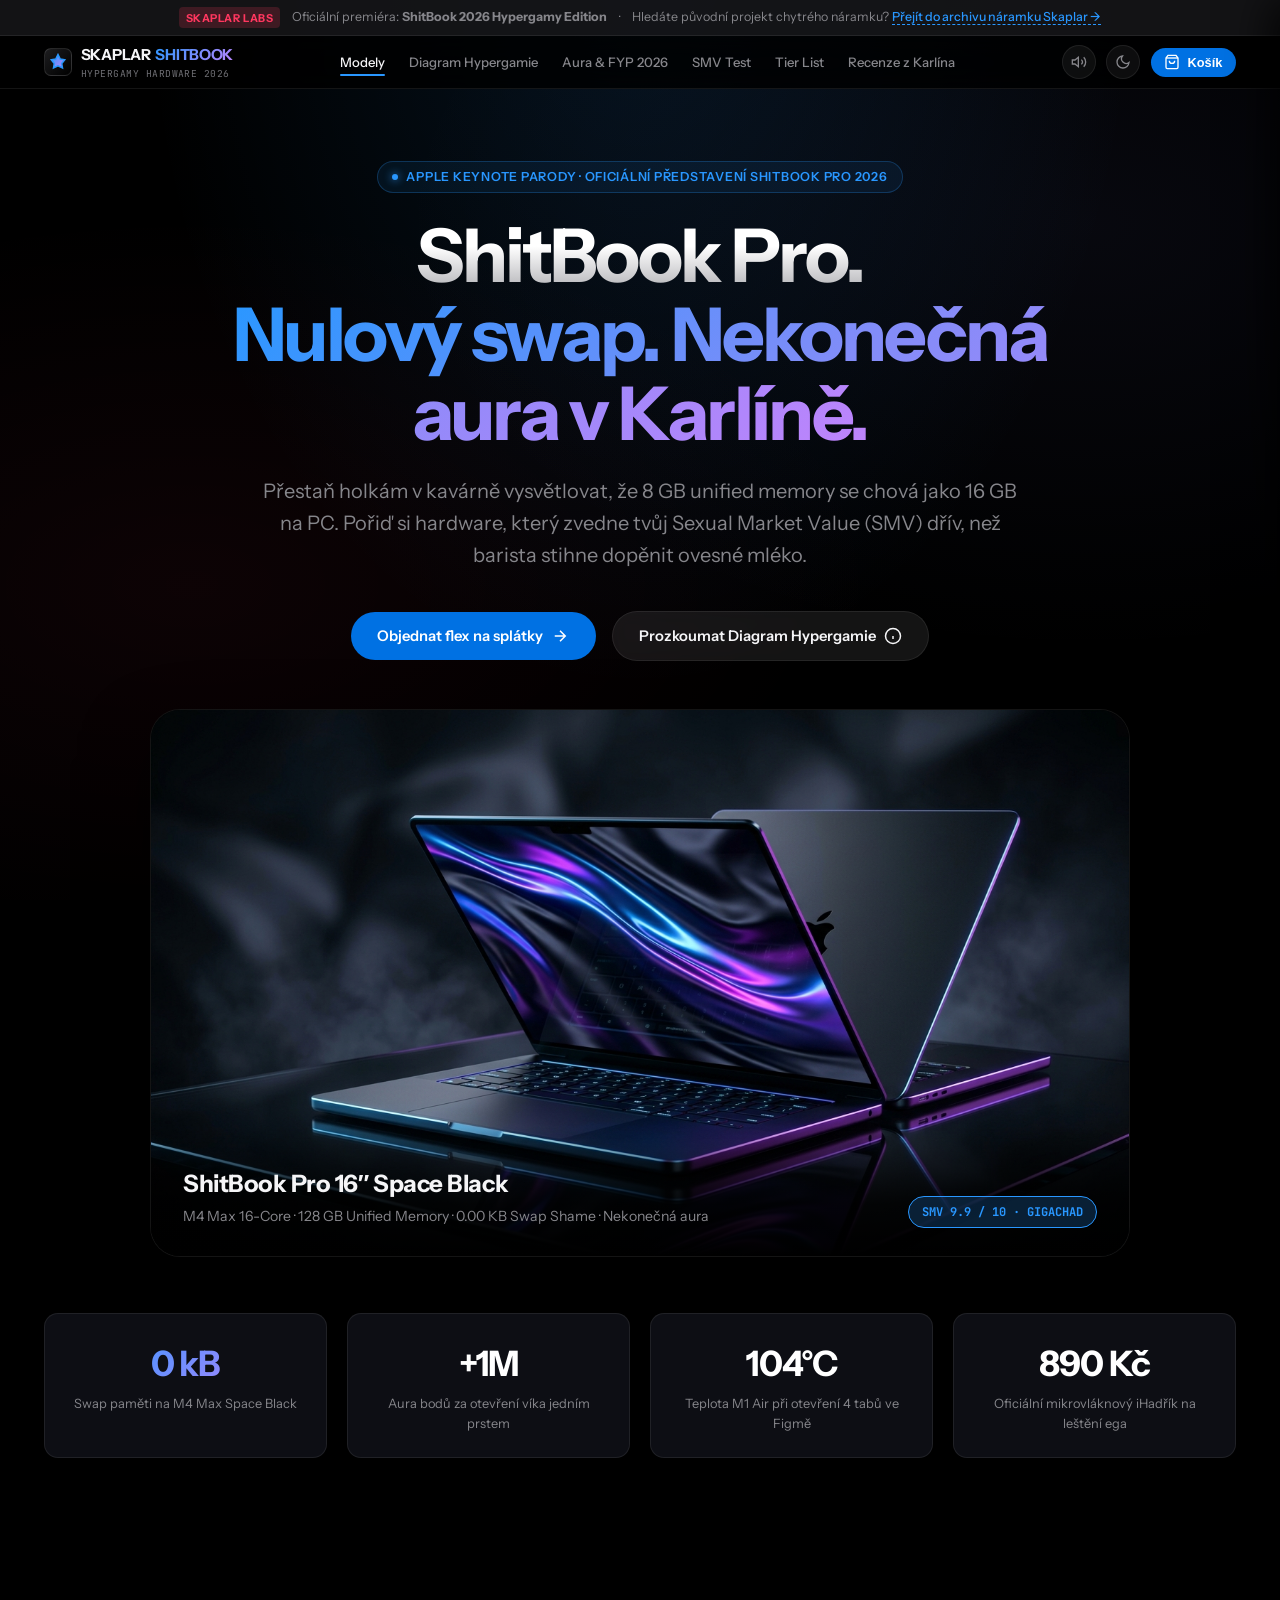
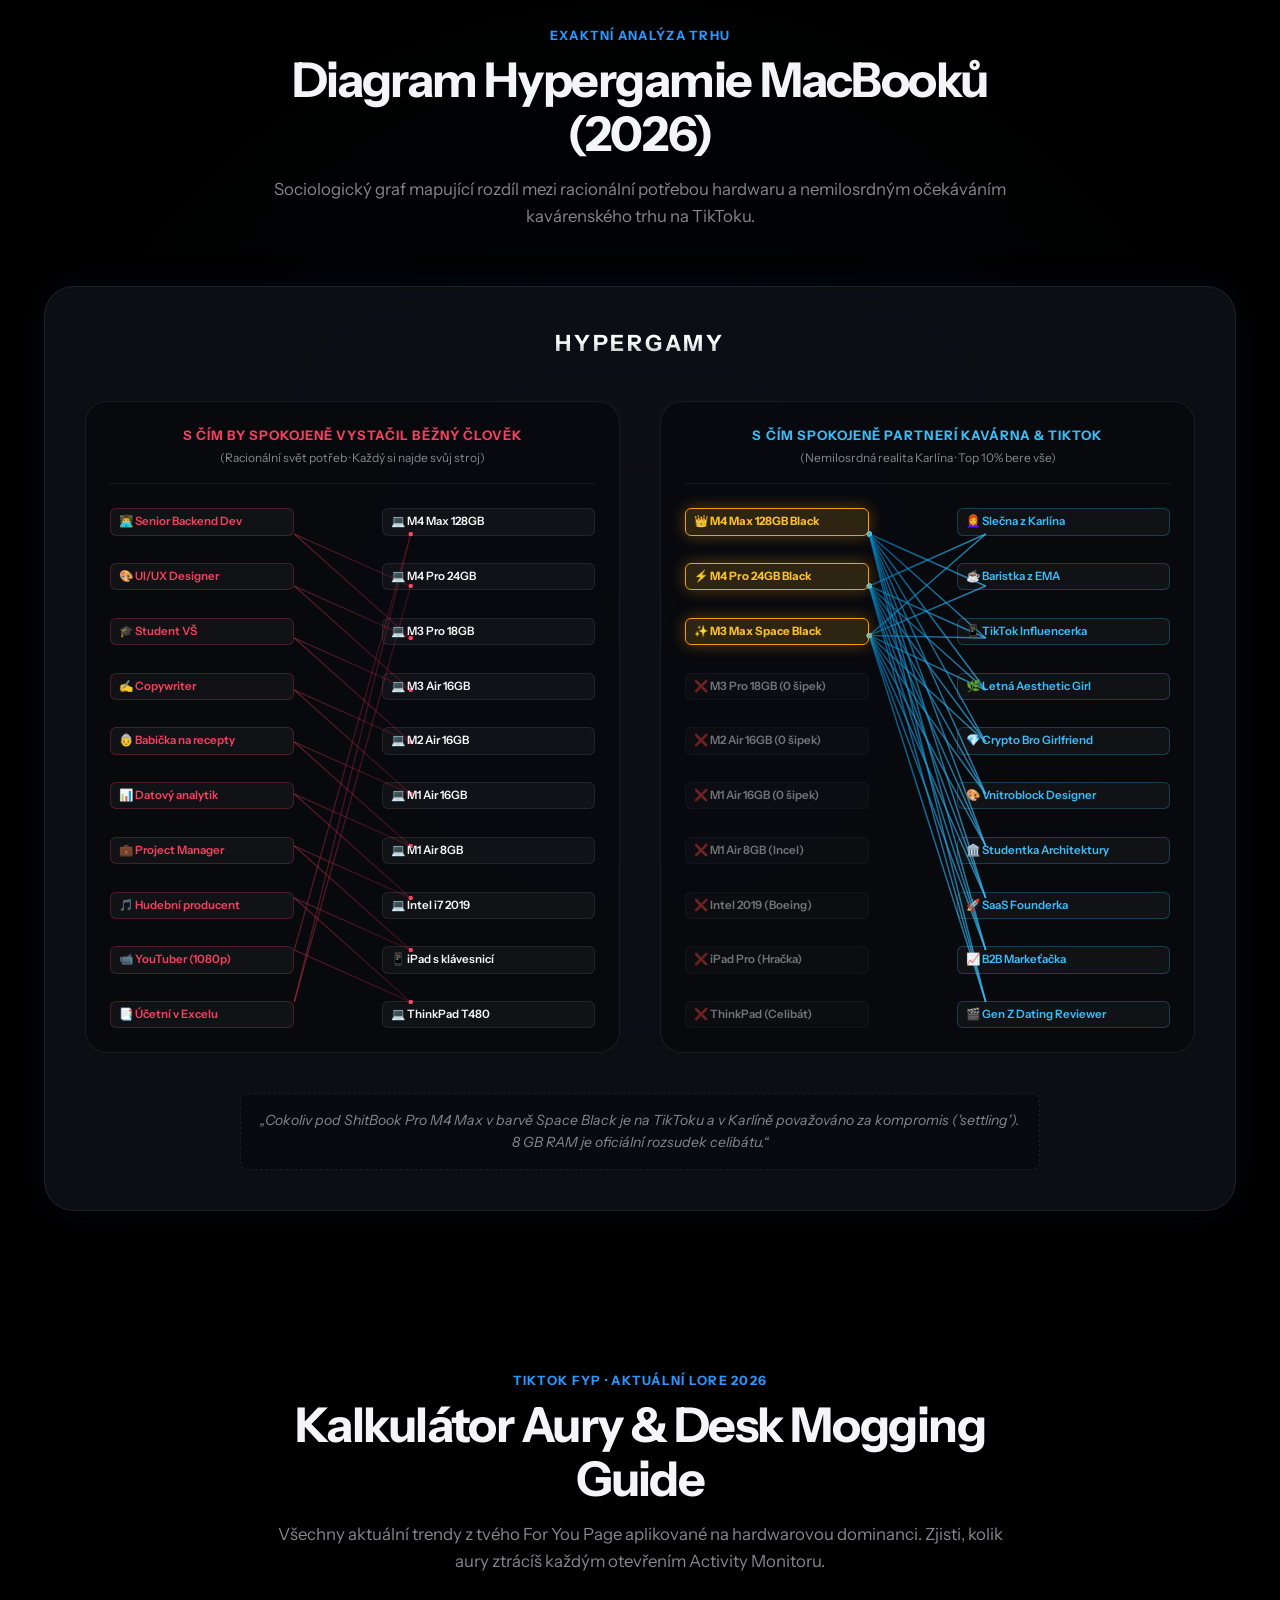
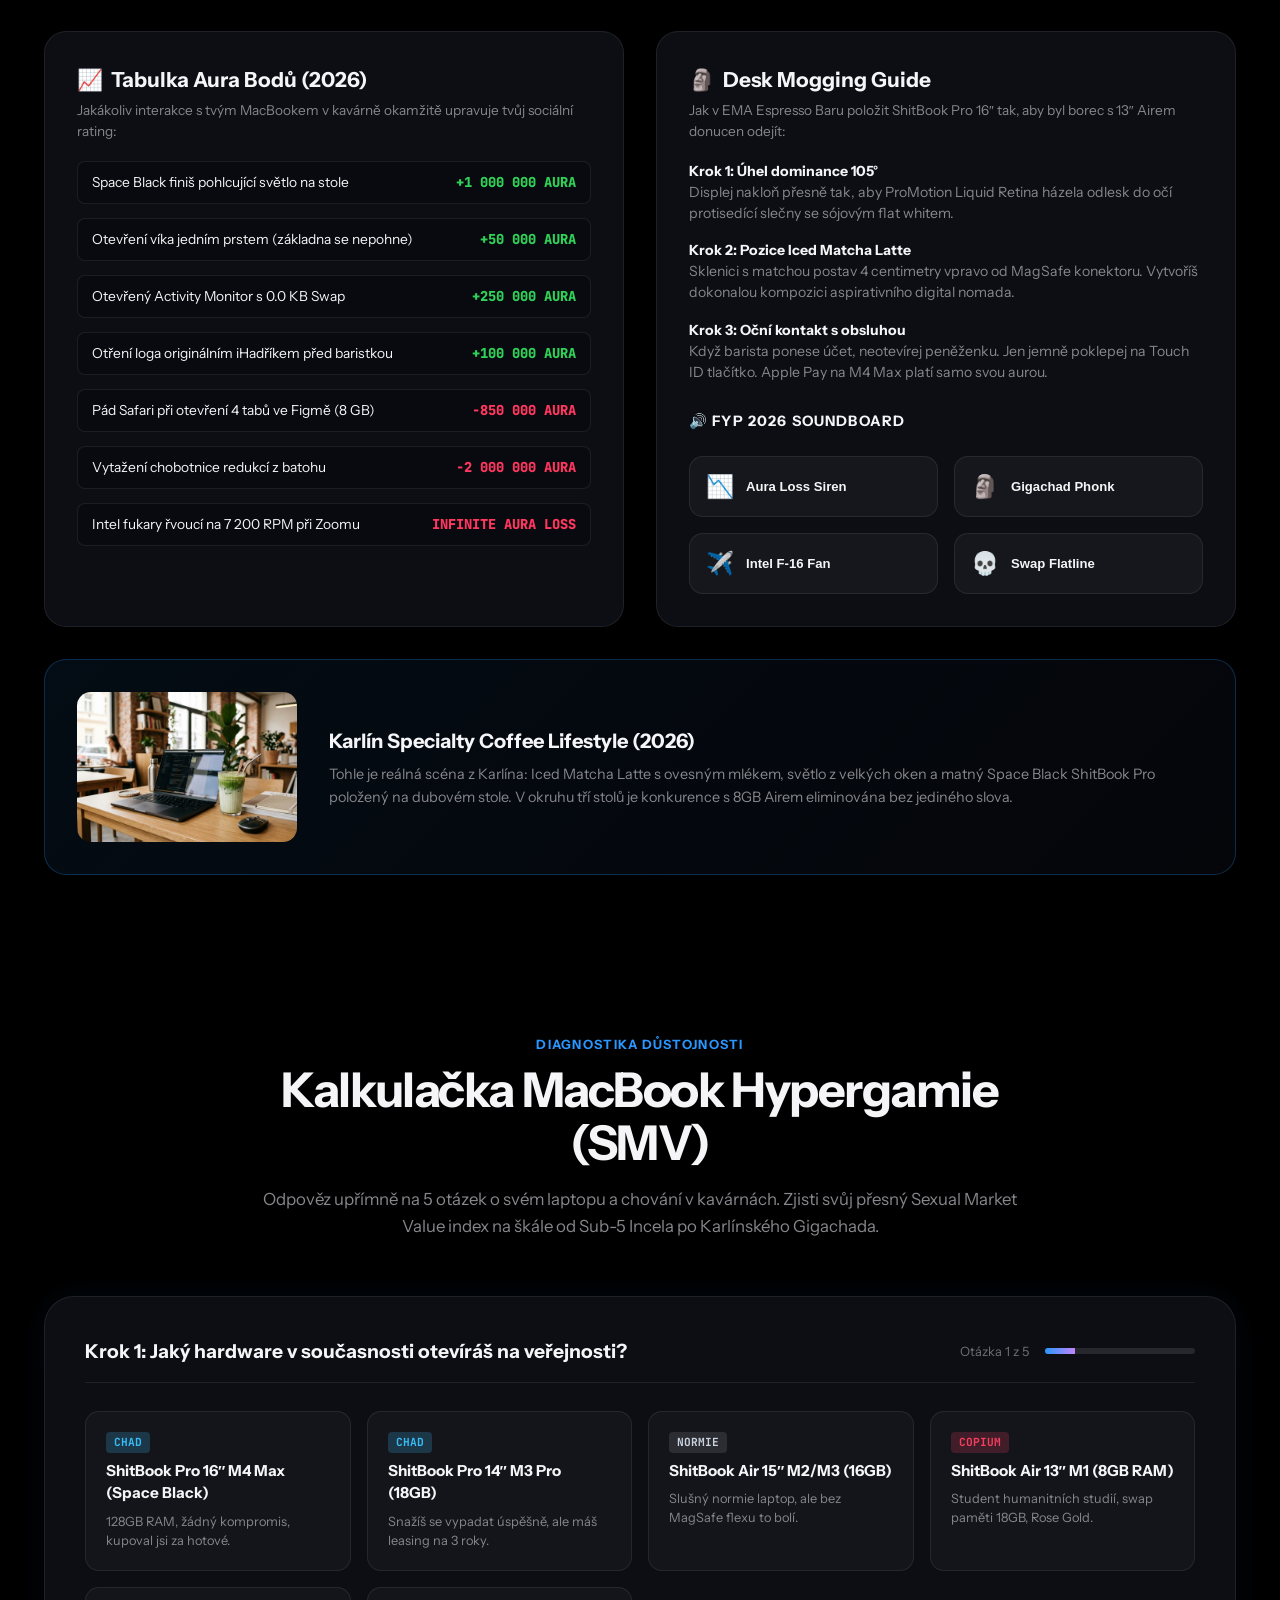
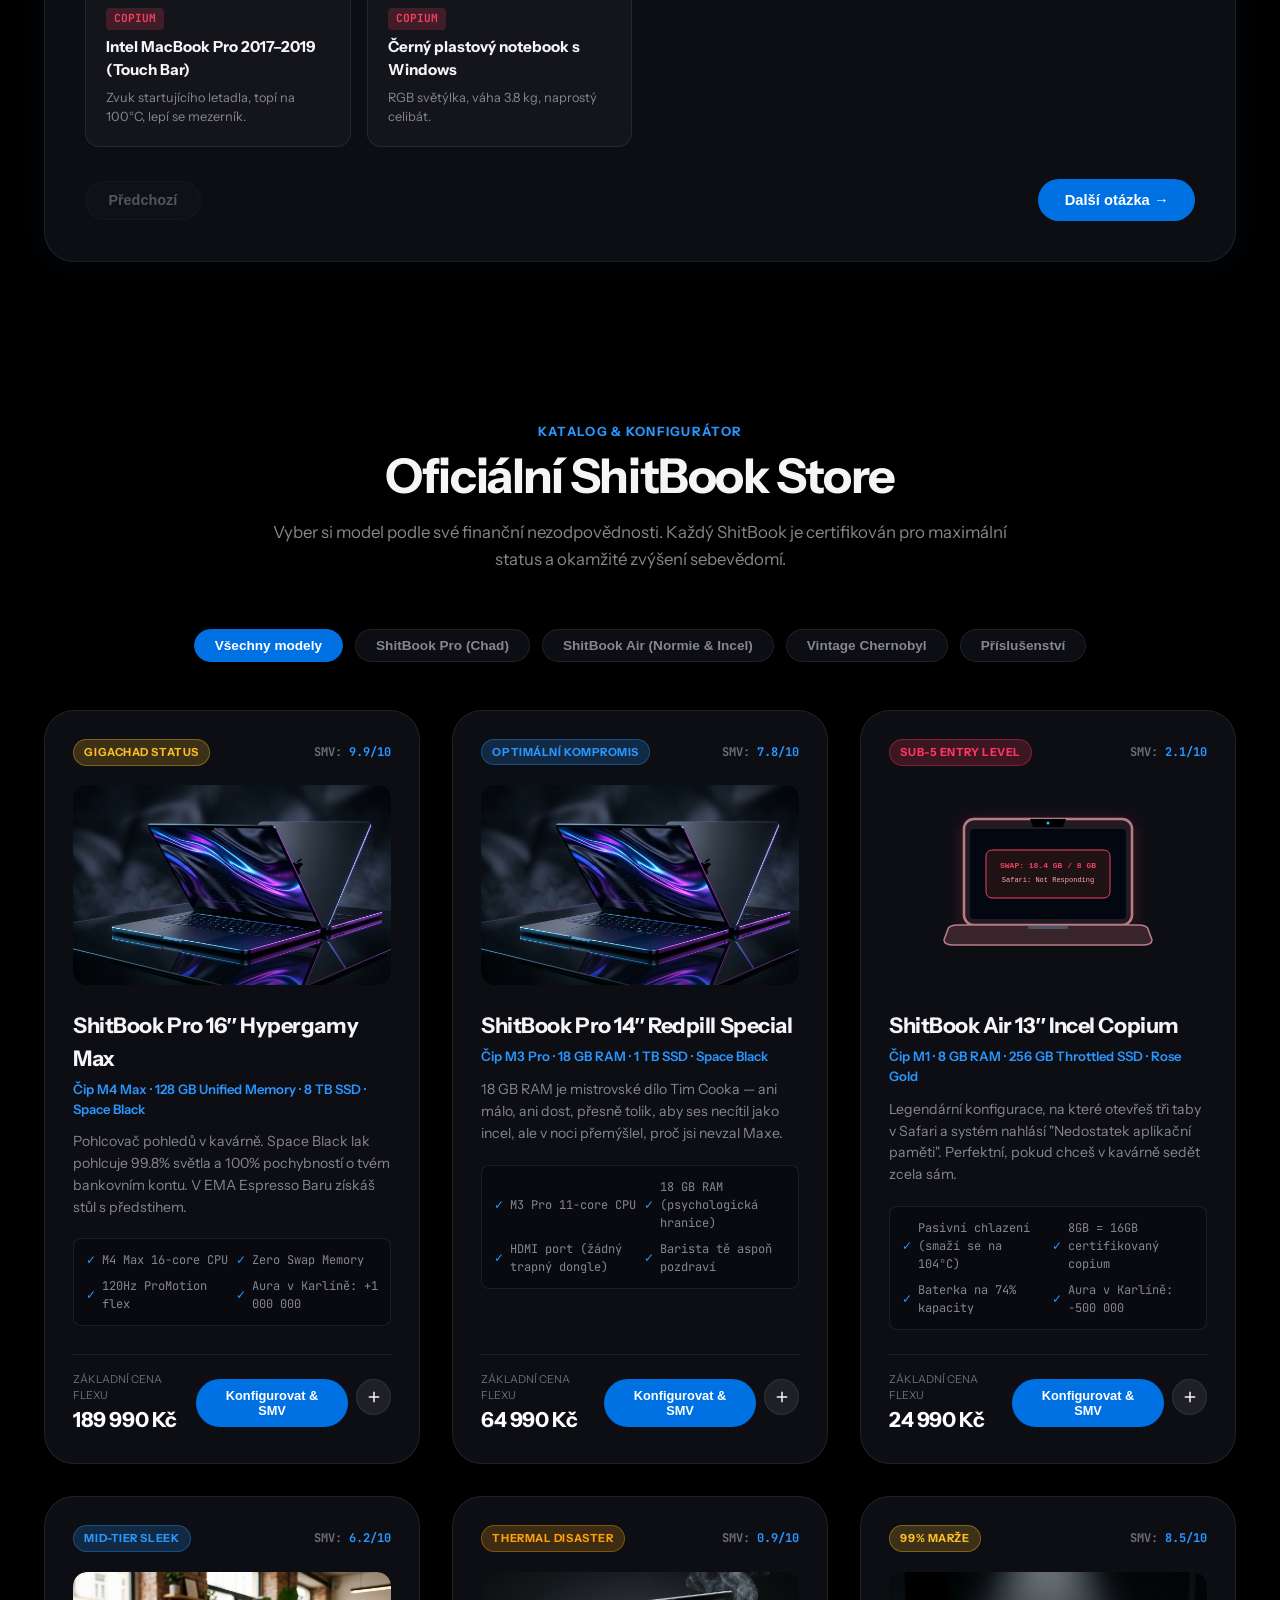
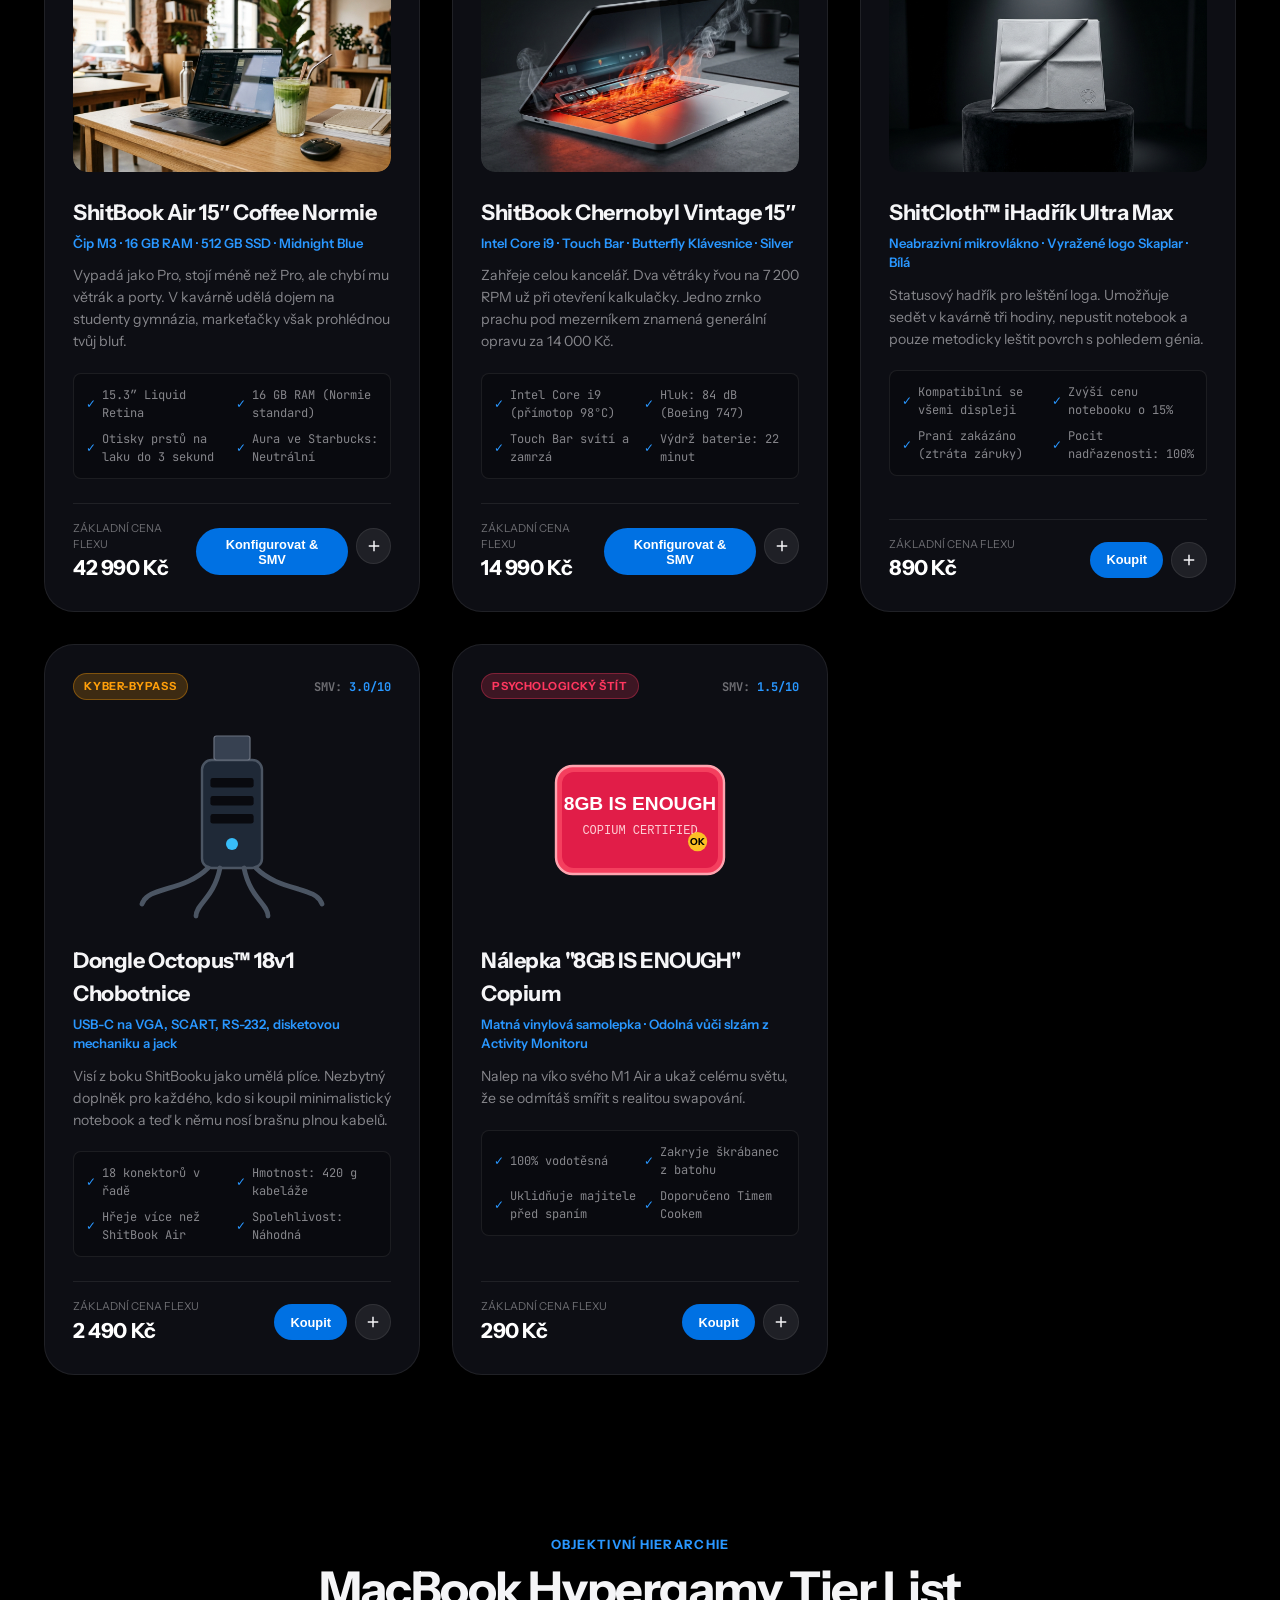
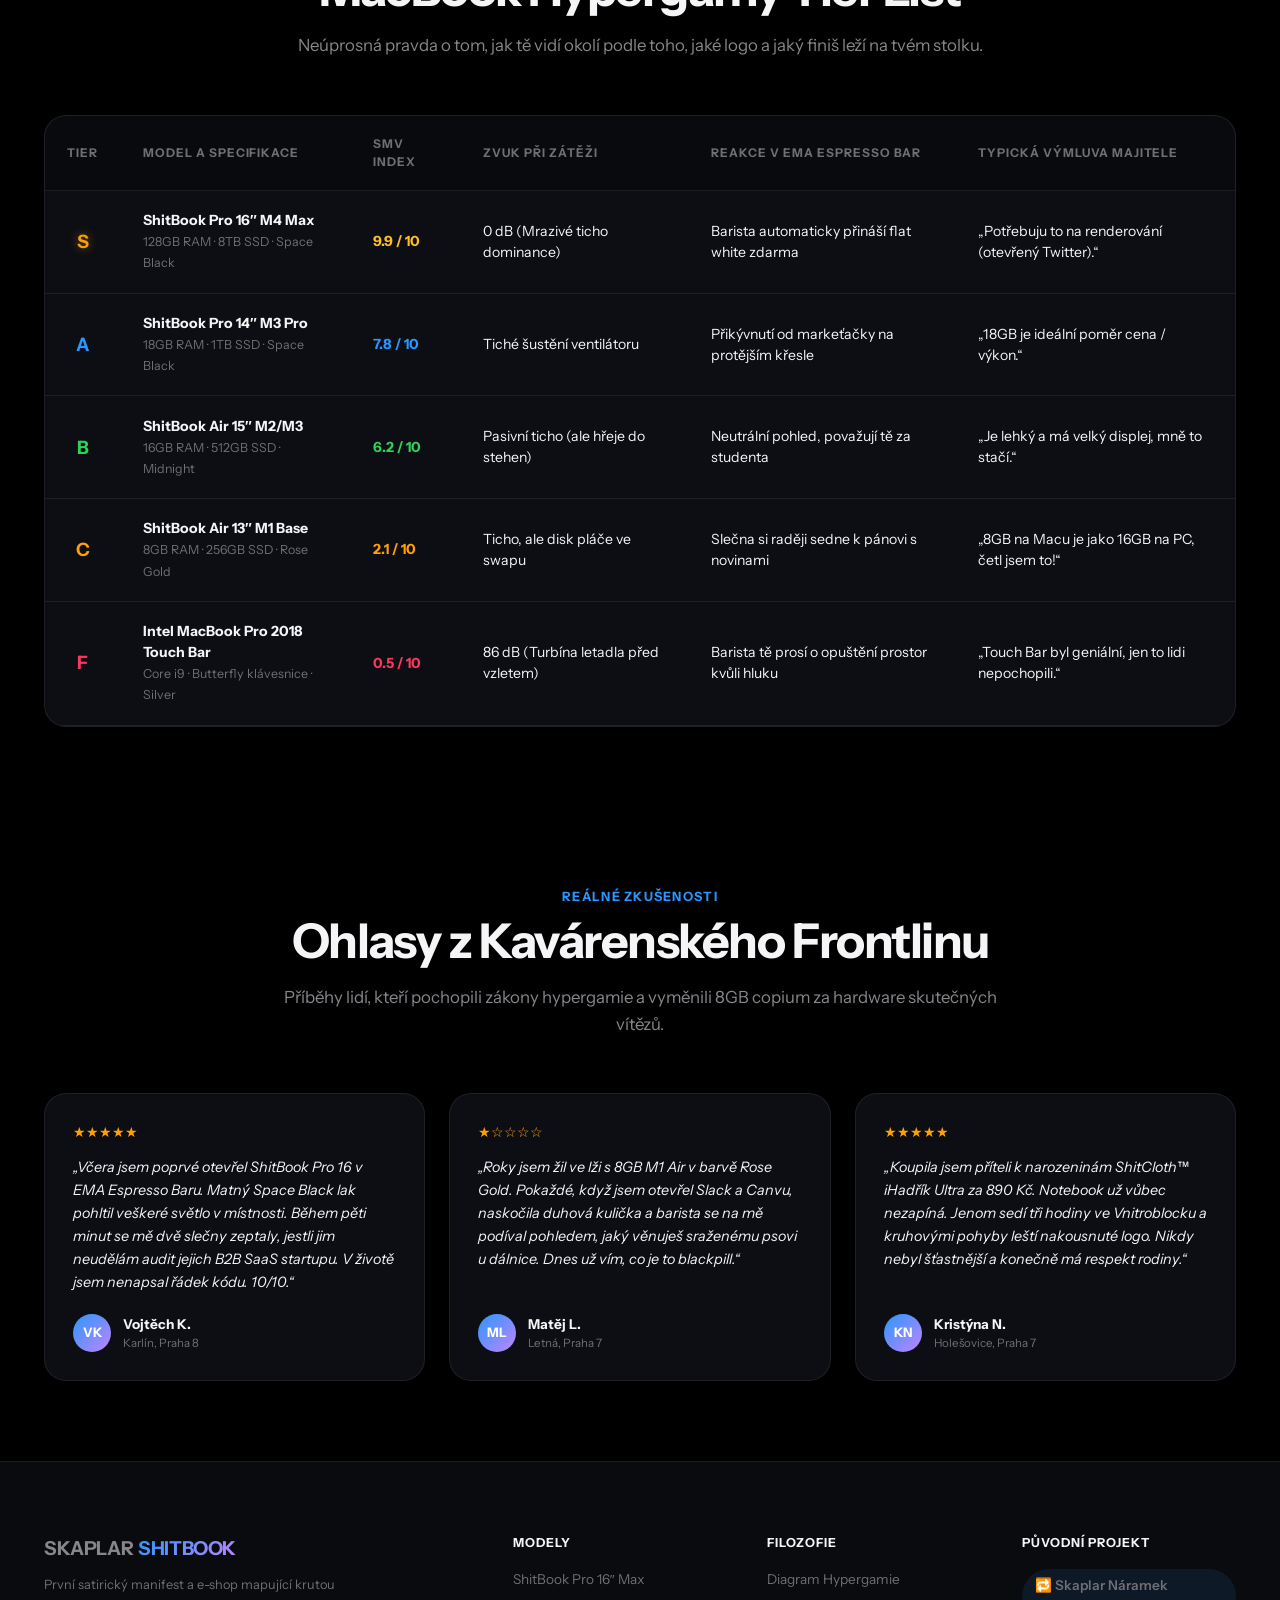
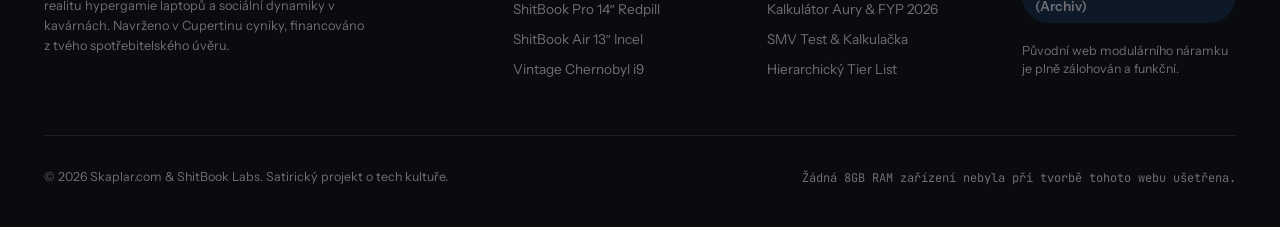
<file: index.html>
<!doctype html>
<html lang="cs" data-theme="dark">
<head>
  <meta charset="utf-8">
  <meta name="viewport" content="width=device-width, initial-scale=1">
  <title>Skaplar ShitBook — Hypergamie a Blackpill MacBooků (2026)</title>
  <meta name="description" content="Oficiální e-shop a manifest hypergamie MacBooků. Zjisti svůj Sexual Market Value (SMV) v kavárně, přestaň copovat s 8GB RAM a pořiď si ShitBook Pro Space Black.">
  <meta name="theme-color" content="#000000">
  
  <link rel="icon" href="favicon.svg" type="image/svg+xml">
  
  <link rel="preconnect" href="https://fonts.googleapis.com">
  <link rel="preconnect" href="https://fonts.gstatic.com" crossorigin>
  <link rel="stylesheet" href="https://fonts.googleapis.com/css2?family=Instrument+Sans:wght@400;500;600;700;800&family=JetBrains+Mono:wght@400;500;700&display=swap">
  
  <link rel="stylesheet" href="css/shitbook.css">
  <script src="js/shitbook.js" defer></script>
</head>
<body>
  <a class="skip-link" href="#obsah">Přeskočit na obsah</a>

  <!-- Top Notice Bar -->
  <div class="top-notice-bar">
    <span class="notice-pill">SKAPLAR LABS</span>
    <span>Oficiální premiéra: <strong>ShitBook 2026 Hypergamy Edition</strong></span>
    <span>·</span>
    <span>Hledáte původní projekt chytrého náramku? <a href="original.html">Přejít do archivu náramku Skaplar &rarr;</a></span>
  </div>

  <!-- Sticky Navbar (Apple Style) -->
  <header class="site-nav">
    <div class="container nav-inner">
      <a class="brand-group" href="#" aria-label="Skaplar ShitBook Domů">
        <div class="brand-logo-wrap">
          <svg viewBox="0 0 24 24" fill="none" stroke="currentColor" stroke-width="2">
            <path d="M12 2L15 8L21 9L17 14L18 20L12 17L6 20L7 14L3 9L9 8L12 2Z" fill="url(#brandGrad)" stroke="#2997ff"/>
            <defs>
              <linearGradient id="brandGrad" x1="0%" y1="0%" x2="100%" y2="100%">
                <stop offset="0%" stop-color="#2997ff"/>
                <stop offset="100%" stop-color="#c084fc"/>
              </linearGradient>
            </defs>
          </svg>
        </div>
        <div class="brand-text">
          <div class="brand-title">SKAPLAR <span>SHITBOOK</span></div>
          <div class="brand-sub">Hypergamy Hardware 2026</div>
        </div>
      </a>

      <nav class="nav-links" aria-label="Hlavní navigace">
        <a class="nav-link active" href="#modely">Modely</a>
        <a class="nav-link" href="#diagram">Diagram Hypergamie</a>
        <a class="nav-link" href="#aura">Aura & FYP 2026</a>
        <a class="nav-link" href="#kalkulacka">SMV Test</a>
        <a class="nav-link" href="#tier-list">Tier List</a>
        <a class="nav-link" href="#recenze">Recenze z Karlína</a>
      </nav>

      <div class="nav-actions">
        <!-- Sound FX Button -->
        <button class="sound-btn" id="soundToggleBtn" type="button" aria-label="Přepnout zvukové efekty" title="Zvukové efekty">
          <svg viewBox="0 0 24 24" fill="none" stroke="currentColor" stroke-width="2">
            <polygon points="11 5 6 9 2 9 2 15 6 15 11 19 11 5"></polygon>
            <path d="M19.07 4.93a10 10 0 0 1 0 14.14M15.54 8.46a5 5 0 0 1 0 7.07"></path>
          </svg>
        </button>

        <!-- Theme Toggle Button -->
        <button class="theme-btn" id="themeToggleBtn" type="button" aria-label="Přepnout barevný režim" title="Space Black / Silver">
          <svg viewBox="0 0 24 24" fill="none" stroke="currentColor" stroke-width="2">
            <path d="M21 12.79A9 9 0 1 1 11.21 3 7 7 0 0 0 21 12.79z"></path>
          </svg>
        </button>

        <!-- Cart Button -->
        <button class="cart-toggle-btn" id="cartToggleBtn" type="button" aria-label="Otevřít nákupní košík">
          <svg width="16" height="16" viewBox="0 0 24 24" fill="none" stroke="currentColor" stroke-width="2">
            <path d="M6 2L3 6v14a2 2 0 0 0 2 2h14a2 2 0 0 0 2-2V6l-3-4z"></path>
            <line x1="3" y1="6" x2="21" y2="6"></line>
            <path d="M16 10a4 4 0 0 1-8 0"></path>
          </svg>
          <span>Košík</span>
          <span class="cart-badge" id="cartBadge" style="display:none;">0</span>
        </button>

        <button class="mobile-menu-toggle" id="mobileMenuToggle" type="button" aria-label="Otevřít mobilní menu">
          <svg viewBox="0 0 24 24" fill="none" stroke="currentColor" stroke-width="2">
            <line x1="3" y1="12" x2="21" y2="12"></line>
            <line x1="3" y1="6" x2="21" y2="6"></line>
            <line x1="3" y1="18" x2="21" y2="18"></line>
          </svg>
        </button>
      </div>
    </div>
  </header>

  <main id="obsah">

    <!-- HERO SECTION (APPLE KEYNOTE REVEAL) -->
    <section class="hero-section">
      <div class="container">
        <div class="hero-badge">
          <span class="pulse-dot"></span>
          <span>Apple Keynote Parody · Oficiální představení ShitBook Pro 2026</span>
        </div>

        <h1 class="hero-title">
          <span class="gradient-text">ShitBook Pro.</span><br>
          <span class="hyper-gradient">Nulový swap. Nekonečná aura v Karlíně.</span>
        </h1>

        <p class="hero-subtitle">
          Přestaň holkám v kavárně vysvětlovat, že 8&nbsp;GB unified memory se chová jako 16&nbsp;GB na PC. Pořiď si hardware, který zvedne tvůj Sexual Market Value (SMV) dřív, než barista stihne dopěnit ovesné mléko.
        </p>

        <div class="hero-actions">
          <a class="btn-primary" href="#modely">
            <span>Objednat flex na splátky</span>
            <svg width="18" height="18" viewBox="0 0 24 24" fill="none" stroke="currentColor" stroke-width="2"><path d="M5 12h14M12 5l7 7-7 7"/></svg>
          </a>
          <a class="btn-secondary" href="#diagram">
            <span>Prozkoumat Diagram Hypergamie</span>
            <svg width="18" height="18" viewBox="0 0 24 24" fill="none" stroke="currentColor" stroke-width="2"><circle cx="12" cy="12" r="10"/><path d="M12 16v-4M12 8h.01"/></svg>
          </a>
        </div>

        <!-- HERO STUDIO PRODUCT SHOWCASE -->
        <div class="hero-studio-card">
          <img src="img/shitbook_pro_spaceblack.jpg" alt="ShitBook Pro 16″ Space Black studiová fotografie" fetchpriority="high">
          <div class="hero-studio-overlay">
            <div class="hero-studio-text">
              <h3>ShitBook Pro 16″ Space Black</h3>
              <p>M4 Max 16-Core · 128 GB Unified Memory · 0.00 KB Swap Shame · Nekonečná aura</p>
            </div>
            <div class="hero-studio-badge">
              SMV 9.9 / 10 · GIGACHAD
            </div>
          </div>
        </div>

        <!-- STATS BAR -->
        <div class="stats-bar">
          <div class="stat-box">
            <div class="stat-val accent">0 kB</div>
            <div class="stat-label">Swap paměti na M4 Max Space Black</div>
          </div>
          <div class="stat-box">
            <div class="stat-val">+1M</div>
            <div class="stat-label">Aura bodů za otevření víka jedním prstem</div>
          </div>
          <div class="stat-box">
            <div class="stat-val">104°C</div>
            <div class="stat-label">Teplota M1 Air při otevření 4 tabů ve Figmě</div>
          </div>
          <div class="stat-box">
            <div class="stat-val">890 Kč</div>
            <div class="stat-label">Oficiální mikrovláknový iHadřík na leštění ega</div>
          </div>
        </div>

      </div>
    </section>

    <!-- ==========================================================================
         THE HYPERGAMY DIAGRAM SECTION (RECREATION OF MEME GRAPHIC)
         ========================================================================== -->
    <section class="hypergamy-section" id="diagram">
      <div class="container">
        <div class="section-header">
          <div class="section-kicker">Exaktní Analýza Trhu</div>
          <h2 class="section-title">Diagram Hypergamie MacBooků (2026)</h2>
          <p class="section-desc">
            Sociologický graf mapující rozdíl mezi racionální potřebou hardwaru a nemilosrdným očekáváním kavárenského trhu na TikToku.
          </p>
        </div>

        <div class="hypergamy-box">
          <div style="text-align:center;font-size:1.4rem;font-weight:900;letter-spacing:0.12em;text-transform:uppercase;margin-bottom:0.5rem;" class="gradient-text">
            HYPERGAMY
          </div>

          <div class="hypergamy-diagram-grid">
            
            <!-- LEFT COLUMN: REALITY OF NEEDS -->
            <div class="diagram-column">
              <div class="diagram-col-head">
                <div class="diagram-col-title" style="color:#f43f5e;">S ČÍM BY SPOKOJENĚ VYSTAČIL BĚŽNÝ ČLOVĚK</div>
                <div class="diagram-col-subtitle">(Racionální svět potřeb · Každý si najde svůj stroj)</div>
              </div>

              <div class="diagram-interactive-stage">
                <svg class="diagram-svg-canvas" id="diagramCanvasLeft"></svg>

                <!-- Left Personas (Red icons) -->
                <div class="diagram-node-col left">
                  <div class="diagram-node node-male">👨‍💻 Senior Backend Dev</div>
                  <div class="diagram-node node-male">🎨 UI/UX Designer</div>
                  <div class="diagram-node node-male">🎓 Student VŠ</div>
                  <div class="diagram-node node-male">✍️ Copywriter</div>
                  <div class="diagram-node node-male">👵 Babička na recepty</div>
                  <div class="diagram-node node-male">📊 Datový analytik</div>
                  <div class="diagram-node node-male">💼 Project Manager</div>
                  <div class="diagram-node node-male">🎵 Hudební producent</div>
                  <div class="diagram-node node-male">📹 YouTuber (1080p)</div>
                  <div class="diagram-node node-male">📑 Účetní v Excelu</div>
                </div>

                <!-- Right Laptops (Available hardware) -->
                <div class="diagram-node-col right">
                  <div class="diagram-node node-laptop">💻 M4 Max 128GB</div>
                  <div class="diagram-node node-laptop">💻 M4 Pro 24GB</div>
                  <div class="diagram-node node-laptop">💻 M3 Pro 18GB</div>
                  <div class="diagram-node node-laptop">💻 M3 Air 16GB</div>
                  <div class="diagram-node node-laptop">💻 M2 Air 16GB</div>
                  <div class="diagram-node node-laptop">💻 M1 Air 16GB</div>
                  <div class="diagram-node node-laptop">💻 M1 Air 8GB</div>
                  <div class="diagram-node node-laptop">💻 Intel i7 2019</div>
                  <div class="diagram-node node-laptop">📱 iPad s klávesnicí</div>
                  <div class="diagram-node node-laptop">💻 ThinkPad T480</div>
                </div>
              </div>
            </div>

            <!-- RIGHT COLUMN: CAFE & TIKTOK HYPERGAMY -->
            <div class="diagram-column">
              <div class="diagram-col-head">
                <div class="diagram-col-title" style="color:#38bdf8;">S ČÍM SPOKOJENĚ PARTNERÍ KAVÁRNA & TIKTOK</div>
                <div class="diagram-col-subtitle">(Nemilosrdná realita Karlína · Top 10% bere vše)</div>
              </div>

              <div class="diagram-interactive-stage">
                <svg class="diagram-svg-canvas" id="diagramCanvasRight"></svg>

                <!-- Left Laptops (Targets) -->
                <div class="diagram-node-col left" id="rightLaptopsList">
                  <div class="diagram-node node-laptop node-chad-target">👑 M4 Max 128GB Black</div>
                  <div class="diagram-node node-laptop node-chad-target">⚡ M4 Pro 24GB Black</div>
                  <div class="diagram-node node-laptop node-chad-target">✨ M3 Max Space Black</div>
                  <div class="diagram-node node-laptop node-zero-arrows">❌ M3 Pro 18GB (0 šipek)</div>
                  <div class="diagram-node node-laptop node-zero-arrows">❌ M2 Air 16GB (0 šipek)</div>
                  <div class="diagram-node node-laptop node-zero-arrows">❌ M1 Air 16GB (0 šipek)</div>
                  <div class="diagram-node node-laptop node-zero-arrows">❌ M1 Air 8GB (Incel)</div>
                  <div class="diagram-node node-laptop node-zero-arrows">❌ Intel 2019 (Boeing)</div>
                  <div class="diagram-node node-laptop node-zero-arrows">❌ iPad Pro (Hračka)</div>
                  <div class="diagram-node node-laptop node-zero-arrows">❌ ThinkPad (Celibát)</div>
                </div>

                <!-- Right Cafe/TikTok Personas (Blue icons) -->
                <div class="diagram-node-col right">
                  <div class="diagram-node node-female">👩‍🦰 Slečna z Karlína</div>
                  <div class="diagram-node node-female">☕ Baristka z EMA</div>
                  <div class="diagram-node node-female">📱 TikTok Influencerka</div>
                  <div class="diagram-node node-female">🌿 Letná Aesthetic Girl</div>
                  <div class="diagram-node node-female">💎 Crypto Bro Girlfriend</div>
                  <div class="diagram-node node-female">🎨 Vnitroblock Designer</div>
                  <div class="diagram-node node-female">🏛️ Studentka Architektury</div>
                  <div class="diagram-node node-female">🚀 SaaS Founderka</div>
                  <div class="diagram-node node-female">📈 B2B Markeťačka</div>
                  <div class="diagram-node node-female">🎬 Gen Z Dating Reviewer</div>
                </div>
              </div>
            </div>

          </div>

          <p class="hypergamy-caption">
            „Cokoliv pod ShitBook Pro M4 Max v barvě Space Black je na TikToku a v Karlíně považováno za kompromis ('settling'). 8&nbsp;GB RAM je oficiální rozsudek celibátu.“
          </p>
        </div>
      </div>
    </section>

    <!-- ==========================================================================
         TIKTOK FYP 2026 BRAINROT, AURA TRACKER & MOGGING HUB
         ========================================================================== -->
    <section class="fyp-section" id="aura">
      <div class="container">
        <div class="section-header">
          <div class="section-kicker">TikTok FYP · Aktuální Lore 2026</div>
          <h2 class="section-title">Kalkulátor Aury & Desk Mogging Guide</h2>
          <p class="section-desc">
            Všechny aktuální trendy z tvého For You Page aplikované na hardwarovou dominanci. Zjisti, kolik aury ztrácíš každým otevřením Activity Monitoru.
          </p>
        </div>

        <div class="aura-grid">
          <!-- Aura Gain/Loss Card -->
          <div class="aura-card">
            <h3 style="font-size:1.3rem;font-weight:800;display:flex;align-items:center;gap:0.5rem;">
              <span>📈</span> Tabulka Aura Bodů (2026)
            </h3>
            <p style="color:var(--text-muted);font-size:0.85rem;margin-top:0.3rem;">
              Jakákoliv interakce s tvým MacBookem v kavárně okamžitě upravuje tvůj sociální rating:
            </p>

            <ul class="aura-list">
              <li class="aura-item">
                <span>Space Black finiš pohlcující světlo na stole</span>
                <span class="aura-plus">+1 000 000 AURA</span>
              </li>
              <li class="aura-item">
                <span>Otevření víka jedním prstem (základna se nepohne)</span>
                <span class="aura-plus">+50 000 AURA</span>
              </li>
              <li class="aura-item">
                <span>Otevřený Activity Monitor s 0.0 KB Swap</span>
                <span class="aura-plus">+250 000 AURA</span>
              </li>
              <li class="aura-item">
                <span>Otření loga originálním iHadříkem před baristkou</span>
                <span class="aura-plus">+100 000 AURA</span>
              </li>
              <li class="aura-item">
                <span>Pád Safari při otevření 4 tabů ve Figmě (8 GB)</span>
                <span class="aura-minus">-850 000 AURA</span>
              </li>
              <li class="aura-item">
                <span>Vytažení chobotnice redukcí z batohu</span>
                <span class="aura-minus">-2 000 000 AURA</span>
              </li>
              <li class="aura-item">
                <span>Intel fukary řvoucí na 7 200 RPM při Zoomu</span>
                <span class="aura-minus">INFINITE AURA LOSS</span>
              </li>
            </ul>
          </div>

          <!-- Desk Mogging Card -->
          <div class="aura-card">
            <h3 style="font-size:1.3rem;font-weight:800;display:flex;align-items:center;gap:0.5rem;">
              <span>🗿</span> Desk Mogging Guide
            </h3>
            <p style="color:var(--text-muted);font-size:0.85rem;margin-top:0.3rem;">
              Jak v EMA Espresso Baru položit ShitBook Pro 16″ tak, aby byl borec s 13″ Airem donucen odejít:
            </p>

            <div style="margin-top:1.25rem;display:flex;flex-direction:column;gap:1rem;font-size:0.88rem;color:var(--text-muted);">
              <div>
                <strong style="color:var(--text-main);">Krok 1: Úhel dominance 105°</strong><br>
                Displej nakloň přesně tak, aby ProMotion Liquid Retina házela odlesk do očí protisedící slečny se sójovým flat whitem.
              </div>
              <div>
                <strong style="color:var(--text-main);">Krok 2: Pozice Iced Matcha Latte</strong><br>
                Sklenici s matchou postav 4 centimetry vpravo od MagSafe konektoru. Vytvoříš dokonalou kompozici aspirativního digital nomada.
              </div>
              <div>
                <strong style="color:var(--text-main);">Krok 3: Oční kontakt s obsluhou</strong><br>
                Když barista ponese účet, neotevírej peněženku. Jen jemně poklepej na Touch ID tlačítko. Apple Pay na M4 Max platí samo svou aurou.
              </div>
            </div>

            <!-- Soundboard -->
            <h4 style="font-size:0.9rem;font-weight:800;text-transform:uppercase;letter-spacing:0.08em;margin-top:1.75rem;color:var(--text-main);">
              🔊 FYP 2026 Soundboard
            </h4>
            <div class="soundboard-grid">
              <button class="sound-clip-btn" data-sound-type="aura-loss" type="button">
                <span class="sound-clip-icon">📉</span>
                <span class="sound-clip-text">Aura Loss Siren</span>
              </button>
              <button class="sound-clip-btn" data-sound-type="phonk-bass" type="button">
                <span class="sound-clip-icon">🗿</span>
                <span class="sound-clip-text">Gigachad Phonk</span>
              </button>
              <button class="sound-clip-btn" data-sound-type="jet-engine" type="button">
                <span class="sound-clip-icon">✈️</span>
                <span class="sound-clip-text">Intel F-16 Fan</span>
              </button>
              <button class="sound-clip-btn" data-sound-type="flatline" type="button">
                <span class="sound-clip-icon">💀</span>
                <span class="sound-clip-text">Swap Flatline</span>
              </button>
            </div>
          </div>
        </div>

        <!-- Mogging Photo Banner -->
        <div class="mogging-banner">
          <div class="mogging-photo">
            <img src="img/karlin_cafe_lifestyle.jpg" alt="Karlín specialty cafe lifestyle s ShitBook Pro a Iced Matcha Latte">
          </div>
          <div>
            <h4 style="font-size:1.25rem;font-weight:800;margin-bottom:0.4rem;">Karlín Specialty Coffee Lifestyle (2026)</h4>
            <p style="color:var(--text-muted);font-size:0.9rem;line-height:1.6;">
              Tohle je reálná scéna z Karlína: Iced Matcha Latte s ovesným mlékem, světlo z velkých oken a matný Space Black ShitBook Pro položený na dubovém stole. V okruhu tří stolů je konkurence s 8GB Airem eliminována bez jediného slova.
            </p>
          </div>
        </div>

      </div>
    </section>

    <!-- SMV TEST (INTERACTIVE QUIZ) -->
    <section class="section" id="kalkulacka">
      <div class="container">
        <div class="section-header">
          <div class="section-kicker">Diagnostika Důstojnosti</div>
          <h2 class="section-title">Kalkulačka MacBook Hypergamie (SMV)</h2>
          <p class="section-desc">
            Odpověz upřímně na 5 otázek o svém laptopu a chování v kavárnách. Zjisti svůj přesný Sexual Market Value index na škále od Sub-5 Incela po Karlínského Gigachada.
          </p>
        </div>

        <div class="calculator-wrap">
          <div id="calcQuizPanel">
            <div class="calc-step-header">
              <div class="calc-step-title" id="calcQuestionTitle">Načítání otázky...</div>
              <div style="display:flex;align-items:center;gap:1rem;">
                <span style="font-size:0.8rem;color:var(--text-dim);" id="calcStepCounter">Otázka 1 z 5</span>
                <div class="calc-progress-track">
                  <div class="calc-progress-fill" id="calcProgressFill"></div>
                </div>
              </div>
            </div>

            <div class="calc-options-grid" id="calcOptionsGrid"></div>

            <div class="calc-controls">
              <button class="btn-calc-nav" id="calcPrevBtn" type="button" disabled>Předchozí</button>
              <button class="btn-primary" id="calcNextBtn" type="button" disabled>Další otázka &rarr;</button>
            </div>
          </div>

          <div class="calc-result-panel" id="calcResultPanel">
            <div style="font-size:0.85rem;color:var(--text-dim);text-transform:uppercase;letter-spacing:0.1em;">Výsledek analýzy tvého SMV</div>
            <div class="result-gauge-wrap">
              <div class="gauge-score" id="calcFinalScore">88</div>
              <div class="gauge-max">ze 100 bodů</div>
            </div>

            <div class="result-tier-pill" id="calcFinalTier">Načítání...</div>

            <div class="result-breakdown-grid">
              <div class="breakdown-item">
                <div class="breakdown-label">Dosah aury v kavárně</div>
                <div class="breakdown-val" id="calcResAttraction">—</div>
              </div>
              <div class="breakdown-item">
                <div class="breakdown-label">Hladina swapování paměti</div>
                <div class="breakdown-val" id="calcResSwap">—</div>
              </div>
              <div class="breakdown-item">
                <div class="breakdown-label">Šance na oční kontakt s baristou</div>
                <div class="breakdown-val" id="calcResBarista">—</div>
              </div>
            </div>

            <p class="result-diagnosis" id="calcFinalDiagnosis">Načítání diagnózy...</p>

            <div style="display:flex;justify-content:center;gap:1rem;flex-wrap:wrap;">
              <button class="btn-primary" id="calcShareBtn" type="button">
                <span>Zkopírovat certifikát SMV</span>
                <svg width="18" height="18" viewBox="0 0 24 24" fill="none" stroke="currentColor" stroke-width="2"><path d="M10 13a5 5 0 0 0 7.54.54l3-3a5 5 0 0 0-7.07-7.07l-1.72 1.71M14 11a5 5 0 0 0-7.54-.54l-3 3a5 5 0 0 0 7.07 7.07l1.71-1.71"/></svg>
              </button>
              <button class="btn-secondary" id="calcRestartBtn" type="button">
                <span>Spustit test znovu</span>
              </button>
            </div>
          </div>
        </div>
      </div>
    </section>

    <!-- E-SHOP: SHITBOOK STORE -->
    <section class="section" id="modely">
      <div class="container">
        <div class="section-header">
          <div class="section-kicker">Katalog & Konfigurátor</div>
          <h2 class="section-title">Oficiální ShitBook Store</h2>
          <p class="section-desc">
            Vyber si model podle své finanční nezodpovědnosti. Každý ShitBook je certifikován pro maximální status a okamžité zvýšení sebevědomí.
          </p>
        </div>

        <div class="products-filter-bar">
          <button class="filter-btn active" data-filter="all">Všechny modely</button>
          <button class="filter-btn" data-filter="pro">ShitBook Pro (Chad)</button>
          <button class="filter-btn" data-filter="air">ShitBook Air (Normie & Incel)</button>
          <button class="filter-btn" data-filter="vintage">Vintage Chernobyl</button>
          <button class="filter-btn" data-filter="acc">Příslušenství</button>
        </div>

        <div class="products-grid" id="productsGrid"></div>
      </div>
    </section>

    <!-- HYPERGAMY TIER LIST MATRIX -->
    <section class="section" id="tier-list">
      <div class="container">
        <div class="section-header">
          <div class="section-kicker">Objektivní Hierarchie</div>
          <h2 class="section-title">MacBook Hypergamy Tier List</h2>
          <p class="section-desc">
            Neúprosná pravda o tom, jak tě vidí okolí podle toho, jaké logo a jaký finiš leží na tvém stolku.
          </p>
        </div>

        <div class="tier-table-wrap">
          <table class="tier-table">
            <thead>
              <tr>
                <th>Tier</th>
                <th>Model a specifikace</th>
                <th>SMV Index</th>
                <th>Zvuk při zátěži</th>
                <th>Reakce v EMA Espresso Bar</th>
                <th>Typická výmluva majitele</th>
              </tr>
            </thead>
            <tbody>
              <tr>
                <td class="tier-badge-cell rank-s">S</td>
                <td>
                  <strong>ShitBook Pro 16″ M4 Max</strong><br>
                  <span style="font-size:0.78rem;color:var(--text-dim);">128GB RAM · 8TB SSD · Space Black</span>
                </td>
                <td><strong style="color:#fbbf24;">9.9 / 10</strong></td>
                <td>0 dB (Mrazivé ticho dominance)</td>
                <td>Barista automaticky přináší flat white zdarma</td>
                <td>„Potřebuju to na renderování (otevřený Twitter).“</td>
              </tr>
              <tr>
                <td class="tier-badge-cell rank-a">A</td>
                <td>
                  <strong>ShitBook Pro 14″ M3 Pro</strong><br>
                  <span style="font-size:0.78rem;color:var(--text-dim);">18GB RAM · 1TB SSD · Space Black</span>
                </td>
                <td><strong style="color:#2997ff;">7.8 / 10</strong></td>
                <td>Tiché šustění ventilátoru</td>
                <td>Přikývnutí od markeťačky na protějším křesle</td>
                <td>„18GB je ideální poměr cena / výkon.“</td>
              </tr>
              <tr>
                <td class="tier-badge-cell rank-b">B</td>
                <td>
                  <strong>ShitBook Air 15″ M2/M3</strong><br>
                  <span style="font-size:0.78rem;color:var(--text-dim);">16GB RAM · 512GB SSD · Midnight</span>
                </td>
                <td><strong style="color:#30d158;">6.2 / 10</strong></td>
                <td>Pasivní ticho (ale hřeje do stehen)</td>
                <td>Neutrální pohled, považují tě za studenta</td>
                <td>„Je lehký a má velký displej, mně to stačí.“</td>
              </tr>
              <tr>
                <td class="tier-badge-cell rank-c">C</td>
                <td>
                  <strong>ShitBook Air 13″ M1 Base</strong><br>
                  <span style="font-size:0.78rem;color:var(--text-dim);">8GB RAM · 256GB SSD · Rose Gold</span>
                </td>
                <td><strong style="color:#ff9f0a;">2.1 / 10</strong></td>
                <td>Ticho, ale disk pláče ve swapu</td>
                <td>Slečna si raději sedne k pánovi s novinami</td>
                <td>„8GB na Macu je jako 16GB na PC, četl jsem to!“</td>
              </tr>
              <tr>
                <td class="tier-badge-cell rank-f">F</td>
                <td>
                  <strong>Intel MacBook Pro 2018 Touch Bar</strong><br>
                  <span style="font-size:0.78rem;color:var(--text-dim);">Core i9 · Butterfly klávesnice · Silver</span>
                </td>
                <td><strong style="color:#ff375f;">0.5 / 10</strong></td>
                <td>86 dB (Turbína letadla před vzletem)</td>
                <td>Barista tě prosí o opuštění prostor kvůli hluku</td>
                <td>„Touch Bar byl geniální, jen to lidi nepochopili.“</td>
              </tr>
            </tbody>
          </table>
        </div>
      </div>
    </section>

    <!-- RECENZE Z KARLÍNA A STARBUCKS -->
    <section class="section" id="recenze">
      <div class="container">
        <div class="section-header">
          <div class="section-kicker">Reálné Zkušenosti</div>
          <h2 class="section-title">Ohlasy z Kavárenského Frontlinu</h2>
          <p class="section-desc">
            Příběhy lidí, kteří pochopili zákony hypergamie a vyměnili 8GB copium za hardware skutečných vítězů.
          </p>
        </div>

        <div class="reviews-grid">
          <article class="review-card">
            <div class="review-stars">★★★★★</div>
            <p class="review-text">
              „Včera jsem poprvé otevřel ShitBook Pro 16 v EMA Espresso Baru. Matný Space Black lak pohltil veškeré světlo v místnosti. Během pěti minut se mě dvě slečny zeptaly, jestli jim neudělám audit jejich B2B SaaS startupu. V životě jsem nenapsal řádek kódu. 10/10.“
            </p>
            <div class="review-author-wrap">
              <div class="review-avatar">VK</div>
              <div class="review-meta">
                <span class="review-author">Vojtěch K.</span>
                <span class="review-location">Karlín, Praha 8</span>
              </div>
            </div>
          </article>

          <article class="review-card">
            <div class="review-stars">★☆☆☆☆</div>
            <p class="review-text">
              „Roky jsem žil ve lži s 8GB M1 Air v barvě Rose Gold. Pokaždé, když jsem otevřel Slack a Canvu, naskočila duhová kulička a barista se na mě podíval pohledem, jaký věnuješ sraženému psovi u dálnice. Dnes už vím, co je to blackpill.“
            </p>
            <div class="review-author-wrap">
              <div class="review-avatar">ML</div>
              <div class="review-meta">
                <span class="review-author">Matěj L.</span>
                <span class="review-location">Letná, Praha 7</span>
              </div>
            </div>
          </article>

          <article class="review-card">
            <div class="review-stars">★★★★★</div>
            <p class="review-text">
              „Koupila jsem příteli k narozeninám ShitCloth™ iHadřík Ultra za 890 Kč. Notebook už vůbec nezapíná. Jenom sedí tři hodiny ve Vnitroblocku a kruhovými pohyby leští nakousnuté logo. Nikdy nebyl šťastnější a konečně má respekt rodiny.“
            </p>
            <div class="review-author-wrap">
              <div class="review-avatar">KN</div>
              <div class="review-meta">
                <span class="review-author">Kristýna N.</span>
                <span class="review-location">Holešovice, Praha 7</span>
              </div>
            </div>
          </article>
        </div>
      </div>
    </section>

  </main>

  <!-- FOOTER -->
  <footer class="site-footer">
    <div class="container">
      <div class="footer-grid">
        <div class="footer-brand">
          <div class="brand-title" style="font-size:1.2rem;">SKAPLAR <span>SHITBOOK</span></div>
          <p>
            První satirický manifest a e-shop mapující krutou realitu hypergamie laptopů a sociální dynamiky v kavárnách. Navrženo v Cupertinu cyniky, financováno z tvého spotřebitelského úvěru.
          </p>
        </div>

        <div>
          <h4 class="footer-col-title">Modely</h4>
          <ul class="footer-links">
            <li><a href="#modely">ShitBook Pro 16″ Max</a></li>
            <li><a href="#modely">ShitBook Pro 14″ Redpill</a></li>
            <li><a href="#modely">ShitBook Air 13″ Incel</a></li>
            <li><a href="#modely">Vintage Chernobyl i9</a></li>
          </ul>
        </div>

        <div>
          <h4 class="footer-col-title">Filozofie</h4>
          <ul class="footer-links">
            <li><a href="#diagram">Diagram Hypergamie</a></li>
            <li><a href="#aura">Kalkulátor Aury & FYP 2026</a></li>
            <li><a href="#kalkulacka">SMV Test & Kalkulačka</a></li>
            <li><a href="#tier-list">Hierarchický Tier List</a></li>
          </ul>
        </div>

        <div>
          <h4 class="footer-col-title">Původní projekt</h4>
          <ul class="footer-links">
            <li>
              <a class="footer-original-link" href="original.html">
                <span>🔁 Skaplar Náramek (Archiv)</span>
              </a>
            </li>
            <li style="margin-top:0.6rem;font-size:0.78rem;color:var(--text-dim);">
              Původní web modulárního náramku je plně zálohován a funkční.
            </li>
          </ul>
        </div>
      </div>

      <div class="footer-bottom">
        <div>© 2026 Skaplar.com & ShitBook Labs. Satirický projekt o tech kultuře.</div>
        <div style="font-family:var(--font-mono);font-size:0.75rem;">
          Žádná 8GB RAM zařízení nebyla při tvorbě tohoto webu ušetřena.
        </div>
      </div>
    </div>
  </footer>

  <!-- MODALS & DRAWERS -->
  <div class="modal-overlay" id="configModalOverlay" role="dialog" aria-modal="true" aria-labelledby="configTitle">
    <div class="config-modal">
      <button class="modal-close-btn" id="configCloseBtn" type="button" aria-label="Zavřít konfigurátor">
        <svg width="20" height="20" viewBox="0 0 24 24" fill="none" stroke="currentColor" stroke-width="2"><path d="M18 6L6 18M6 6l12 12"/></svg>
      </button>

      <div class="config-header">
        <h2 class="config-product-title" id="configTitle">Konfigurace</h2>
        <p class="config-product-sub" id="configSub">Nastav parametry pro maximální dominanci</p>
      </div>

      <div id="configBody"></div>

      <div class="config-bottom-bar">
        <div>
          <div style="font-size:0.72rem;color:var(--text-dim);text-transform:uppercase;">Celková cena flexu</div>
          <div class="config-total-price" id="configTotalPrice">0 Kč</div>
          <div style="font-size:0.78rem;color:var(--accent-cyan);font-weight:600;margin-top:2px;" id="configSmvScore">SMV: 9.9 / 10</div>
        </div>
        <button class="btn-primary" id="configAddToCartBtn" type="button">
          <span>Vložit do košíku</span>
          <svg width="18" height="18" viewBox="0 0 24 24" fill="none" stroke="currentColor" stroke-width="2"><path d="M5 12h14M12 5l7 7-7 7"/></svg>
        </button>
      </div>
    </div>
  </div>

  <div class="cart-drawer-overlay" id="cartDrawerOverlay"></div>
  <aside class="cart-drawer" id="cartDrawer" aria-labelledby="cartDrawerTitle">
    <div class="cart-drawer-head">
      <h3 class="cart-drawer-title" id="cartDrawerTitle">Váš nákupní košík flexu</h3>
      <button class="modal-close-btn" id="cartDrawerClose" type="button" aria-label="Zavřít košík">
        <svg width="20" height="20" viewBox="0 0 24 24" fill="none" stroke="currentColor" stroke-width="2"><path d="M18 6L6 18M6 6l12 12"/></svg>
      </button>
    </div>

    <div class="cart-items-list" id="cartItemsList"></div>

    <div class="cart-empty-state" id="cartEmptyState">
      <div style="font-size:3rem;margin-bottom:1rem;">🛒</div>
      <p style="font-weight:600;color:var(--text-main);">Váš košík zeje prázdnotou</p>
      <p style="font-size:0.85rem;margin-top:0.4rem;">Přidejte si ShitBook Pro a zvedněte své šance v kavárně.</p>
    </div>

    <div class="cart-drawer-footer" id="cartDrawerFooter" style="display:none;">
      <div class="promo-code-wrap">
        <input class="promo-input" id="promoInput" type="text" placeholder="Promo kód (zkus COPIUM, KARLIN)">
        <button class="promo-btn" id="promoApplyBtn" type="button">Použít</button>
      </div>

      <div class="cart-total-row">
        <span>Mezisoučet:</span>
        <span id="cartSubtotal">0 Kč</span>
      </div>

      <div class="cart-total-row" id="cartDiscountRow" style="display:none;color:var(--accent-rose);"></div>

      <div class="cart-total-row" style="margin-top:0.75rem;padding-top:0.75rem;border-top:1px solid var(--border-subtle);">
        <span style="font-weight:700;color:var(--text-main);">Celkem k úhradě:</span>
        <span class="cart-total-grand" id="cartGrandTotal">0 Kč</span>
      </div>

      <button class="btn-checkout" id="cartCheckoutBtn" type="button">
        Dokončit flex (Koupit na splátky životem) &rarr;
      </button>
      <div style="text-align:center;font-size:0.72rem;color:var(--text-dim);margin-top:0.6rem;">
        Bezpečný nákup · Garance nulového swapování paměti
      </div>
    </div>
  </aside>

  <div class="modal-overlay" id="checkoutSuccessModal" role="dialog" aria-modal="true">
    <div class="config-modal checkout-modal">
      <div class="success-icon-wrap">✓</div>
      <h2 style="font-size:1.8rem;font-weight:800;margin-bottom:0.5rem;">Objednávka #69420 byla přijata!</h2>
      <p style="color:var(--text-muted);font-size:0.95rem;margin-bottom:1.5rem;line-height:1.6;">
        Gratulujeme! Váš nový ShitBook je na cestě. Kurýr na elektrické koloběžce vám ho doručí přímo ke klientskému stolu v nejbližším Starbucks.<br><br>
        <strong>Váš nový odhadovaný SMV je 9.9 / 10 (+1 000 000 Aura).</strong>
      </p>

      <div style="background:rgba(0,0,0,0.3);border:1px solid var(--border-subtle);border-radius:var(--radius-md);padding:1rem;margin-bottom:1.5rem;font-family:var(--font-mono);font-size:0.8rem;text-align:left;">
        <div>> transakce: <strong>POTVRZENA</strong></div>
        <div>> způsob_platby: <strong>Zástava rodného domu (48 splátek)</strong></div>
        <div>> paměťový_protokol: <strong>ZERO_SWAP_GUARANTEE_V2</strong></div>
        <div>> aura_karlin: <strong>+1 000 000 BODŮ</strong></div>
      </div>

      <button class="btn-primary" id="checkoutCloseBtn" type="button" style="width:100%;">
        Přejít slavit do EMA Espresso Bar &rarr;
      </button>
    </div>
  </div>

  <div class="live-toast" id="liveToast" role="status" aria-live="polite">
    <span class="toast-icon">🍏</span>
    <span class="toast-message">Někdo z Karlína právě koupil ShitBook Pro 16″.</span>
  </div>

</body>
</html>
</file>
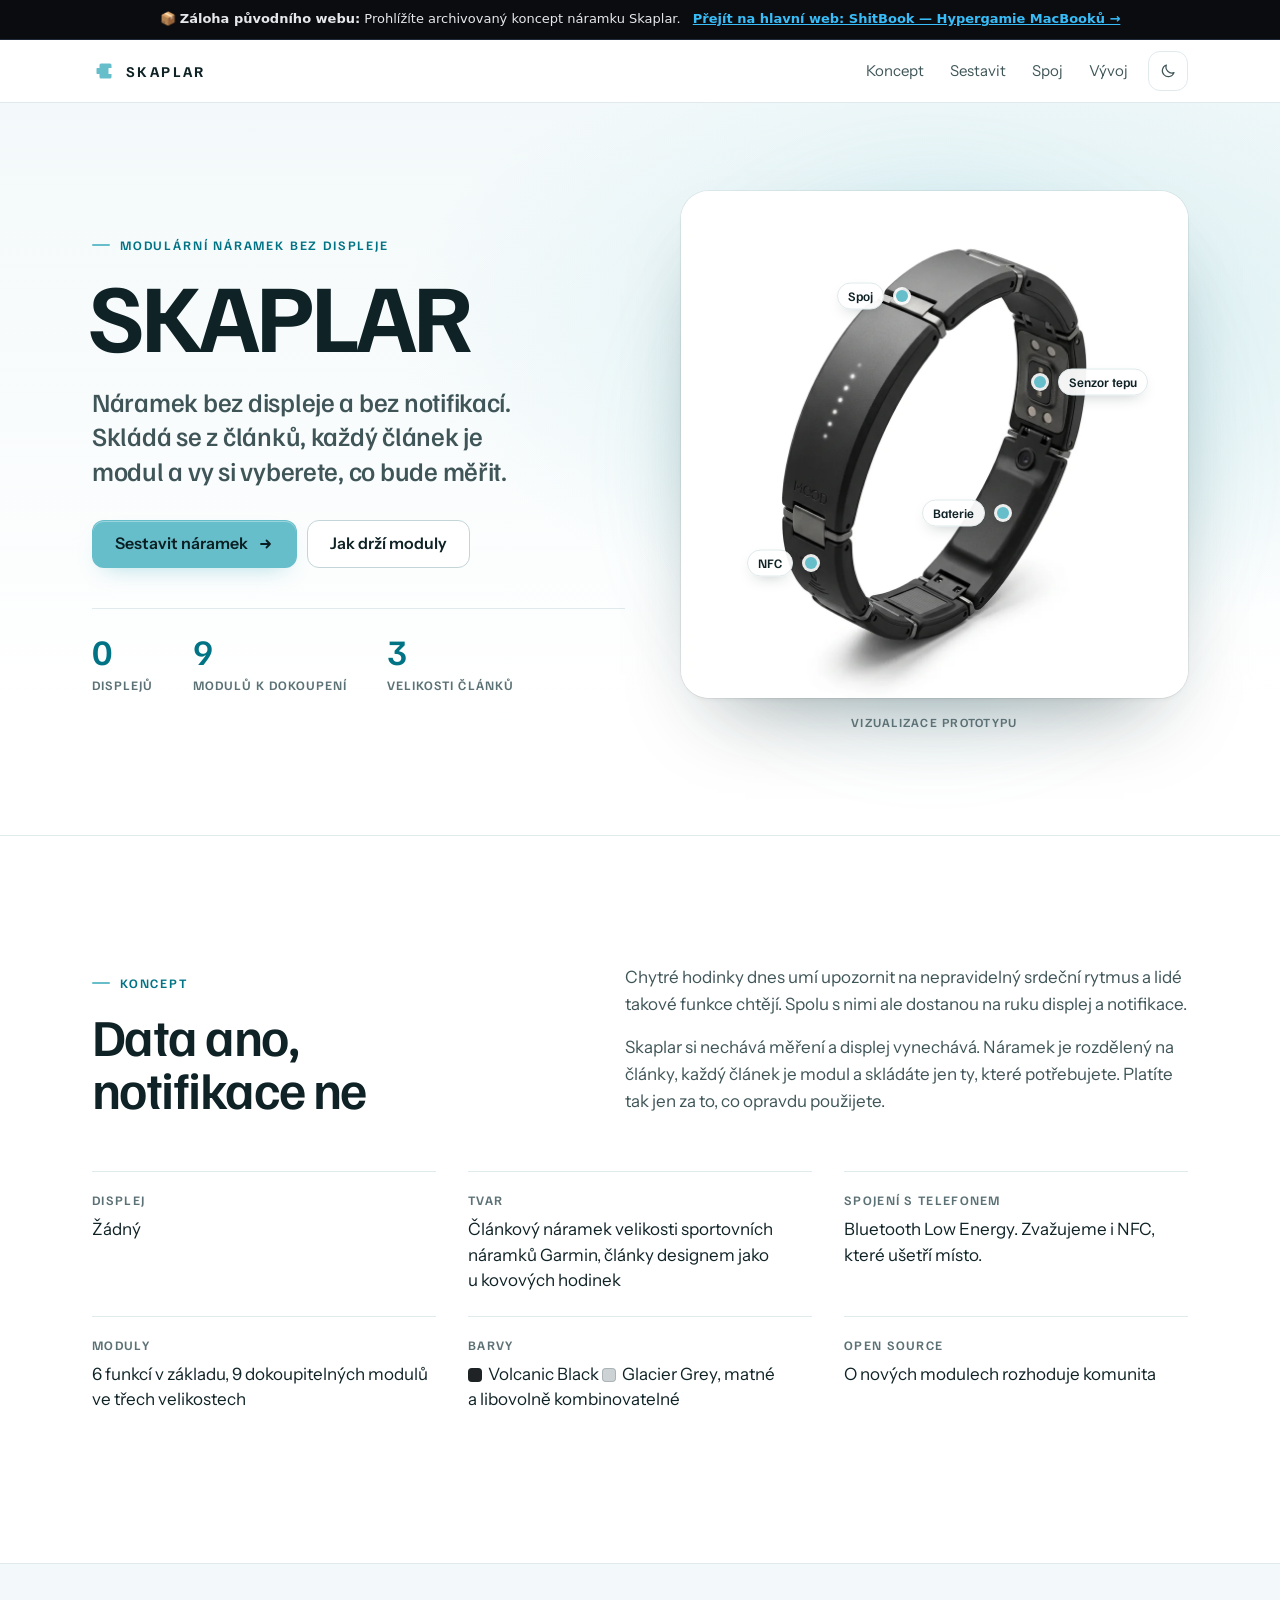
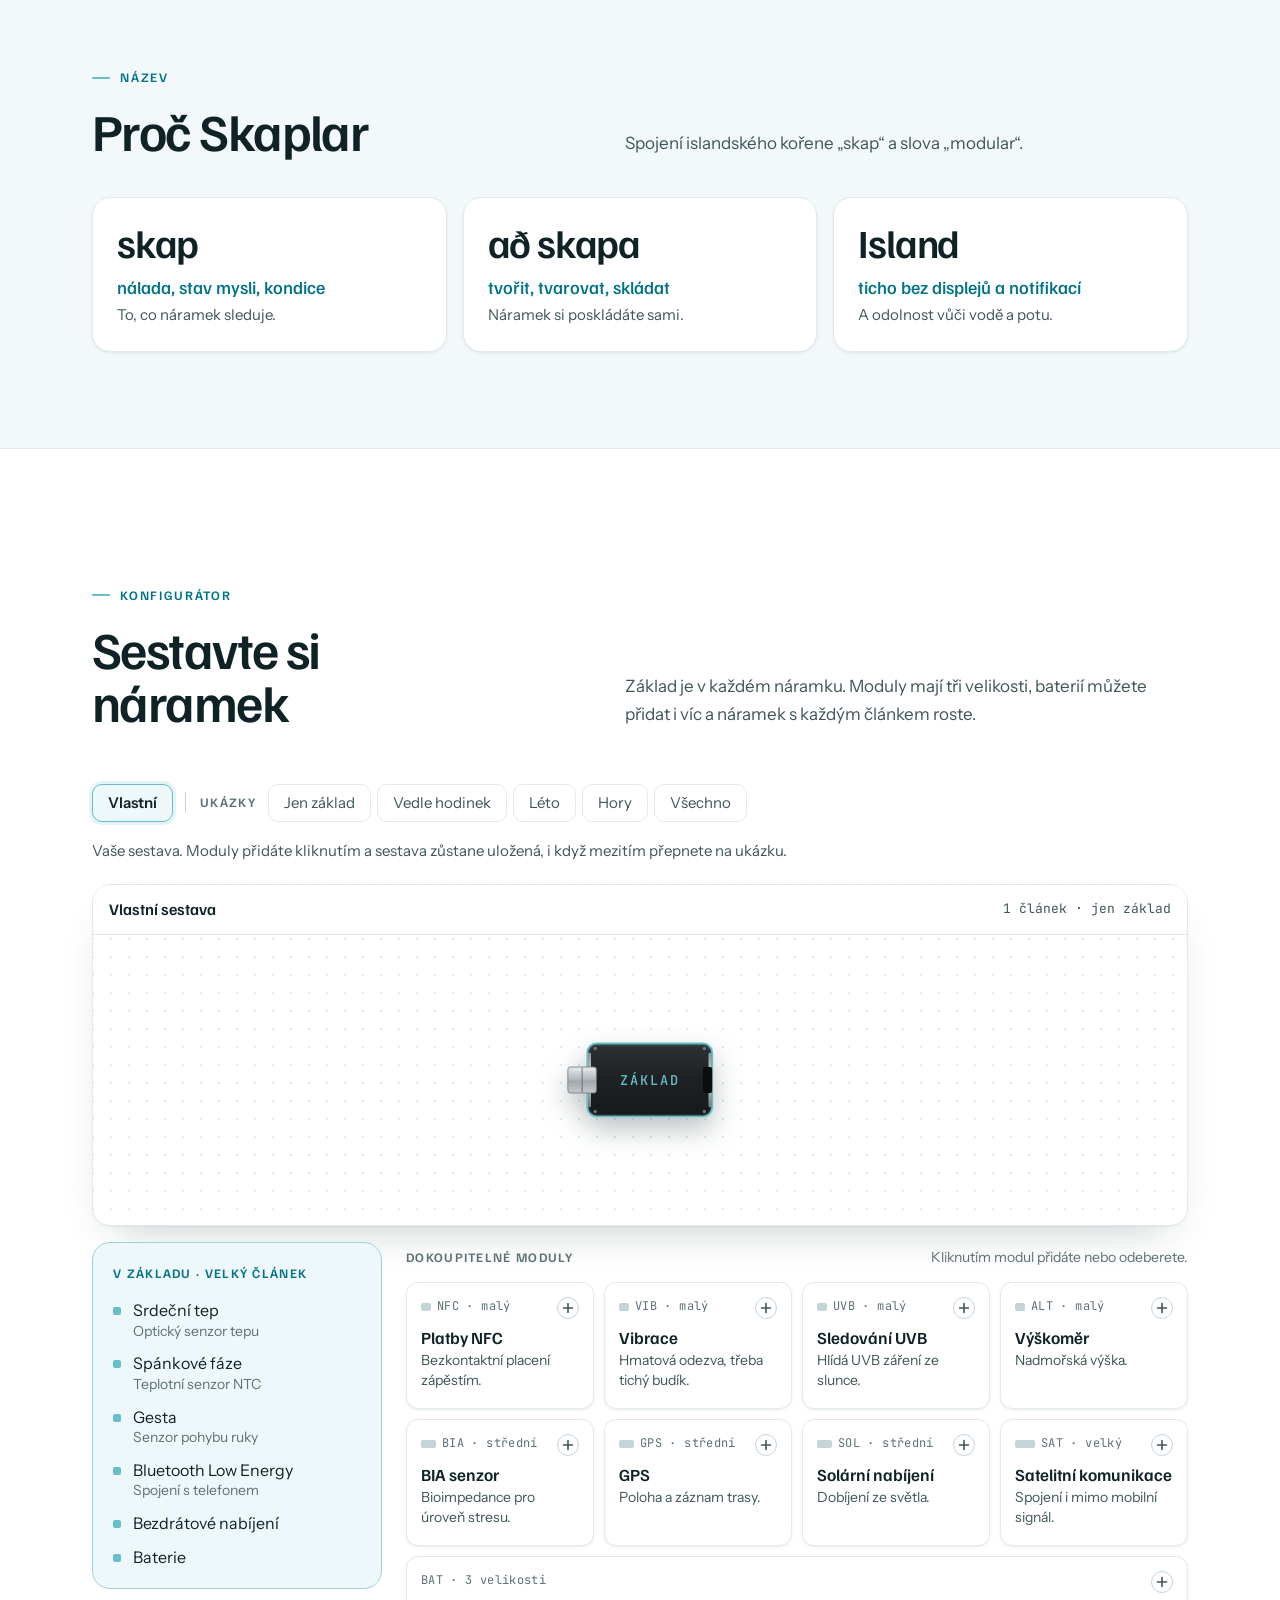
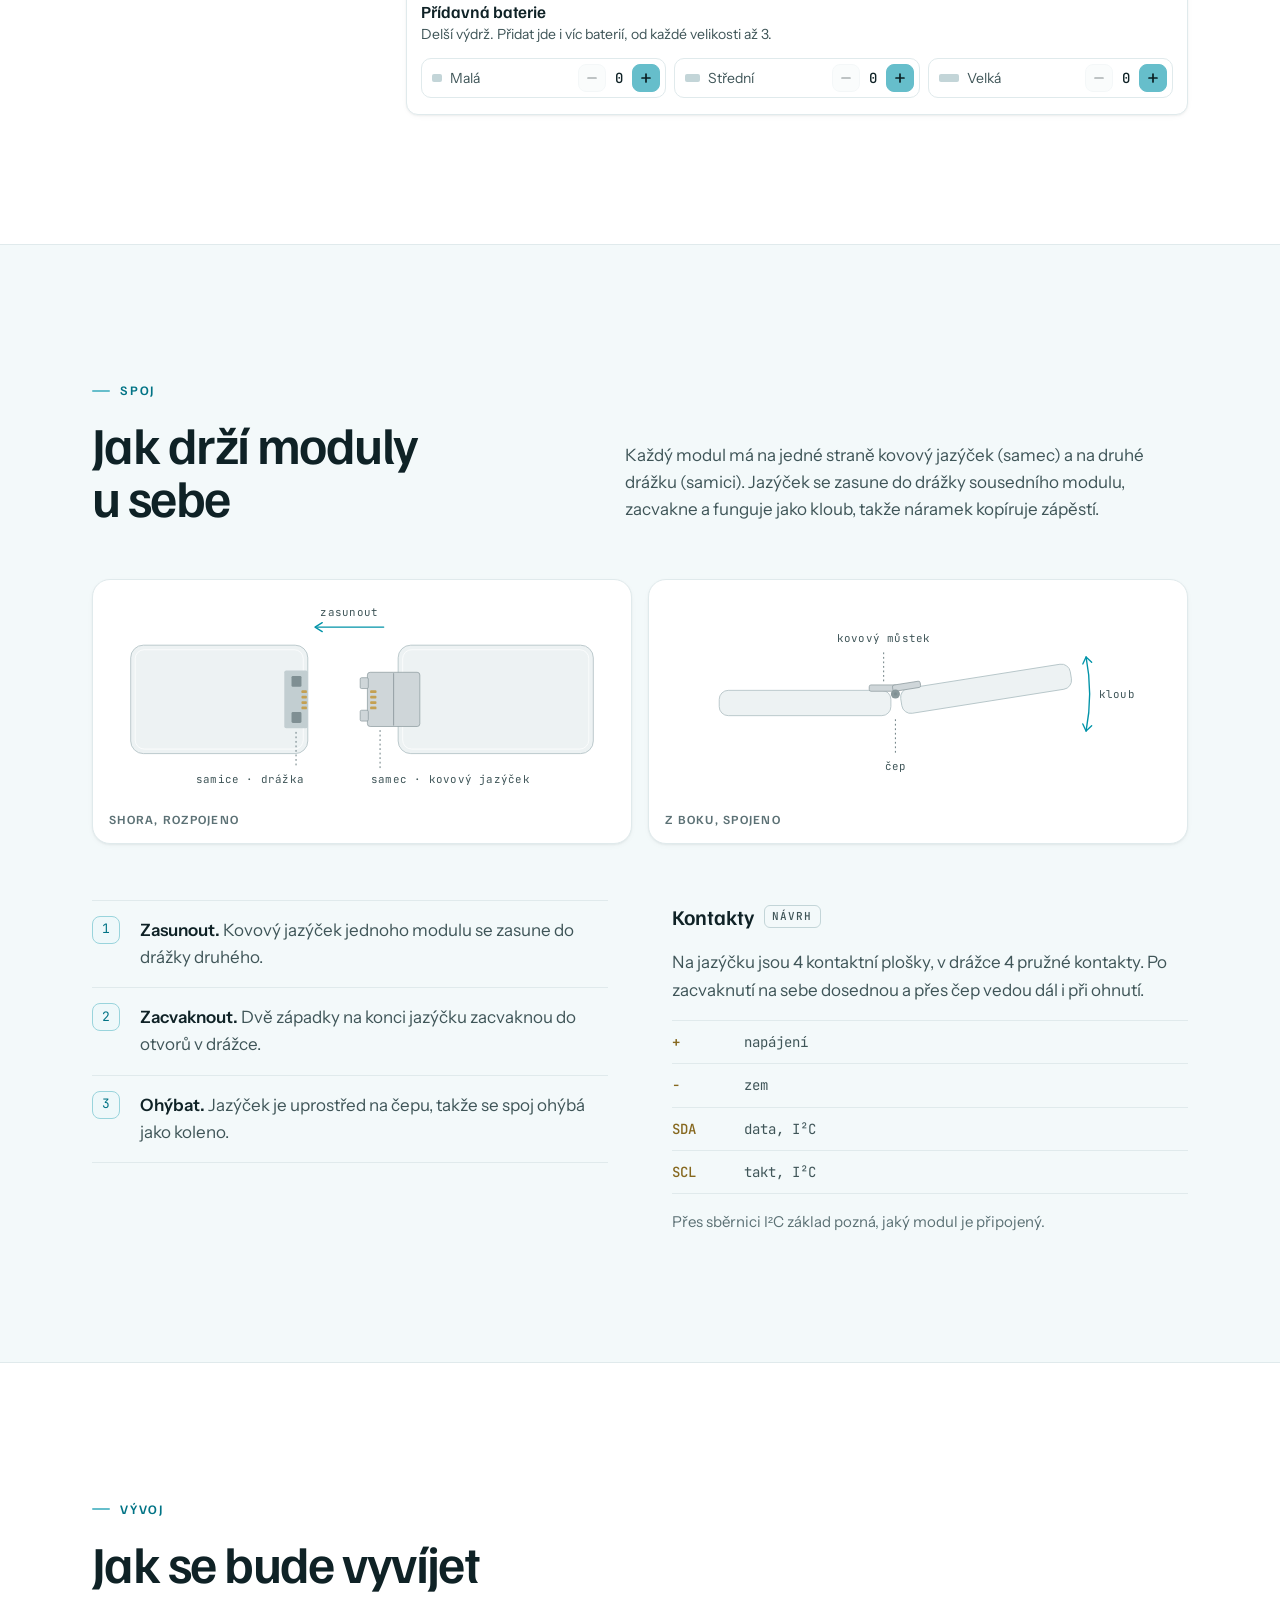
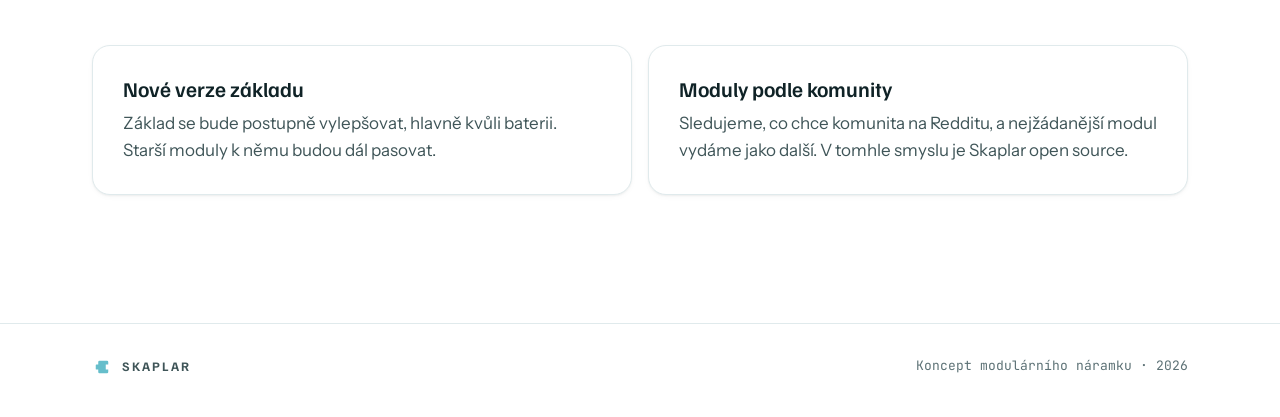
<file: original.html>
<!doctype html>
<html lang="cs">
<head>
<meta charset="utf-8">
<meta name="viewport" content="width=device-width, initial-scale=1">
<title>Skaplar — modulární náramek bez displeje</title>
<meta name="description" content="Skaplar je chytrý náramek bez displeje a bez notifikací. Skládá se z článků, každý článek je modul a vy si vyberete, co bude měřit.">
<meta name="theme-color" content="#ffffff">
<link rel="icon" href="favicon.svg" type="image/svg+xml">
<script>
  try { if (localStorage.getItem('skaplar-theme') === 'dark') document.documentElement.dataset.theme = 'dark'; } catch (e) {}
</script>
<link rel="preconnect" href="https://fonts.googleapis.com">
<link rel="preconnect" href="https://fonts.gstatic.com" crossorigin>
<link rel="stylesheet" href="https://fonts.googleapis.com/css2?family=Familjen+Grotesk:wght@500;600;700&family=Instrument+Sans:wght@400;500;600&family=JetBrains+Mono:wght@400;500&display=swap">
<link rel="stylesheet" href="css/style.css">
<script src="js/main.js" defer></script>
</head>
<body>
<div style="background:#0b0c10;color:#e5e7eb;font-family:system-ui,-apple-system,sans-serif;font-size:13px;padding:9px 16px;text-align:center;border-bottom:1px solid #1f2937;position:relative;z-index:9999;">
  📦 <strong>Záloha původního webu:</strong> Prohlížíte archivovaný koncept náramku Skaplar. <a href="index.html" style="color:#38bdf8;margin-left:8px;font-weight:600;text-decoration:underline;">Přejít na hlavní web: ShitBook — Hypergamie MacBooků &rarr;</a>
</div>
<a class="skip" href="#obsah">Přeskočit na obsah</a>

<svg width="0" height="0" style="position:absolute" aria-hidden="true">
  <symbol id="mark" viewBox="0 0 32 32"><path d="M12 6H24Q26 6 26 8V12H22V20H26V24Q26 26 24 26H12Q10 26 10 24V20H7Q6 20 6 19V13Q6 12 7 12H10V8Q10 6 12 6Z"/></symbol>
</svg>

<header class="top">
  <div class="wrap top__in">
    <a class="logo" href="#"><svg class="logo__mark" aria-hidden="true"><use href="#mark"/></svg>SKAPLAR</a>
    <div class="top__right">
      <nav class="nav" aria-label="Sekce">
        <a href="#koncept">Koncept</a>
        <a href="#sestavit">Sestavit</a>
        <a href="#spoj">Spoj</a>
        <a href="#vyvoj">Vývoj</a>
      </nav>
      <button class="theme" id="themeToggle" type="button" aria-pressed="false" aria-label="Tmavý režim">
        <svg class="theme__sun" viewBox="0 0 24 24" aria-hidden="true"><circle cx="12" cy="12" r="4"/><path d="M12 2.5v2M12 19.5v2M2.5 12h2M19.5 12h2M5.3 5.3l1.4 1.4M17.3 17.3l1.4 1.4M5.3 18.7l1.4-1.4M17.3 6.7l1.4-1.4"/></svg>
        <svg class="theme__moon" viewBox="0 0 24 24" aria-hidden="true"><path d="M20 14.2A8 8 0 0 1 9.8 4a8 8 0 1 0 10.2 10.2Z"/></svg>
      </button>
    </div>
  </div>
</header>

<main id="obsah">

  <section class="hero">
    <div class="wrap hero__grid">
      <div class="hero__text">
        <p class="kicker">Modulární náramek bez displeje</p>
        <h1 class="hero__mark">SKAPLAR</h1>
        <p class="hero__lede">Náramek bez displeje a&nbsp;bez notifikací. Skládá se z&nbsp;článků, každý článek je modul a&nbsp;vy si vyberete, co bude měřit.</p>
        <div class="hero__cta">
          <a class="btn btn--primary" href="#sestavit">Sestavit náramek<svg class="btn__icon" viewBox="0 0 16 16" aria-hidden="true"><path d="M3 8h9M8.5 4.5 12 8l-3.5 3.5"/></svg></a>
          <a class="btn btn--ghost" href="#spoj">Jak drží moduly</a>
        </div>
        <dl class="stats">
          <div><dt>displejů</dt><dd>0</dd></div>
          <div><dt>modulů k&nbsp;dokoupení</dt><dd>9</dd></div>
          <div><dt>velikosti článků</dt><dd>3</dd></div>
        </dl>
      </div>

      <figure class="hero__photo">
        <div class="photo">
          <img src="img/bandprototype.webp" width="1024" height="1024" alt="Vizualizace prototypu: černý článkový náramek bez displeje s kovovými spoji mezi články" fetchpriority="high">
          <span class="pin pin--l" style="left:43.6%;top:20.8%"><b>Spoj</b></span>
          <span class="pin pin--r" style="left:70.8%;top:37.6%"><b>Senzor tepu</b></span>
          <span class="pin pin--l" style="left:25.6%;top:73.4%"><b>NFC</b></span>
          <span class="pin pin--l" style="left:63.5%;top:63.5%"><b>Baterie</b></span>
        </div>
        <figcaption>Vizualizace prototypu</figcaption>
      </figure>
    </div>
  </section>

  <section class="section" id="koncept" aria-labelledby="koncept-h">
    <div class="wrap">
      <div class="head">
        <div>
          <p class="kicker">Koncept</p>
          <h2 id="koncept-h">Data ano, notifikace ne</h2>
        </div>
        <div class="head__text">
          <p>Chytré hodinky dnes umí upozornit na nepravidelný srdeční rytmus a&nbsp;lidé takové funkce chtějí. Spolu s&nbsp;nimi ale dostanou na ruku displej a&nbsp;notifikace.</p>
          <p>Skaplar si nechává měření a&nbsp;displej vynechává. Náramek je rozdělený na články, každý článek je modul a&nbsp;skládáte jen ty, které potřebujete. Platíte tak jen za to, co opravdu použijete.</p>
        </div>
      </div>

      <dl class="spec">
        <div><dt>Displej</dt><dd>Žádný</dd></div>
        <div><dt>Tvar</dt><dd>Článkový náramek velikosti sportovních náramků Garmin, články designem jako u&nbsp;kovových hodinek</dd></div>
        <div><dt>Spojení s telefonem</dt><dd>Bluetooth Low Energy. Zvažujeme i&nbsp;NFC, které ušetří místo.</dd></div>
        <div><dt>Moduly</dt><dd>6&nbsp;funkcí v&nbsp;základu, 9&nbsp;dokoupitelných modulů ve třech velikostech</dd></div>
        <div><dt>Barvy</dt><dd><span class="sw sw--black" aria-hidden="true"></span>Volcanic Black <span class="sw sw--grey" aria-hidden="true"></span>Glacier Grey, matné a&nbsp;libovolně kombinovatelné</dd></div>
        <div><dt>Open source</dt><dd>O&nbsp;nových modulech rozhoduje komunita</dd></div>
      </dl>
    </div>
  </section>

  <section class="section section--tint section--compact" id="nazev" aria-labelledby="nazev-h">
    <div class="wrap">
      <div class="head head--tight">
        <div>
          <p class="kicker">Název</p>
          <h2 id="nazev-h">Proč Skaplar</h2>
        </div>
        <div class="head__text">
          <p>Spojení islandského kořene „skap“ a&nbsp;slova „modular“.</p>
        </div>
      </div>

      <div class="words">
        <article class="word">
          <p class="word__term" lang="is">skap</p>
          <p class="word__def">nálada, stav mysli, kondice</p>
          <p class="word__note">To, co náramek sleduje.</p>
        </article>
        <article class="word">
          <p class="word__term" lang="is">að skapa</p>
          <p class="word__def">tvořit, tvarovat, skládat</p>
          <p class="word__note">Náramek si poskládáte sami.</p>
        </article>
        <article class="word">
          <p class="word__term">Island</p>
          <p class="word__def">ticho bez displejů a&nbsp;notifikací</p>
          <p class="word__note">A&nbsp;odolnost vůči vodě a&nbsp;potu.</p>
        </article>
      </div>
    </div>
  </section>

  <section class="section build" id="sestavit" aria-labelledby="sestavit-h">
    <div class="wrap">
      <div class="head">
        <div>
          <p class="kicker">Konfigurátor</p>
          <h2 id="sestavit-h">Sestavte si náramek</h2>
        </div>
        <div class="head__text">
          <p>Základ je v&nbsp;každém náramku. Moduly mají tři velikosti, baterií můžete přidat i&nbsp;víc a&nbsp;náramek s&nbsp;každým článkem roste.</p>
        </div>
      </div>

      <div class="sets">
        <div class="sets__row">
          <div class="sets__own" id="setOwn"></div>
          <span class="sets__label">Ukázky</span>
          <div class="sets__presets" id="setPresets" role="group" aria-label="Ukázkové sestavy"></div>
        </div>
        <div class="sets__info">
          <p id="setDesc"></p>
          <button class="btn btn--small btn--ghost" id="adopt" type="button" hidden></button>
        </div>
      </div>

      <div class="stage">
        <div class="stage__bar">
          <p class="stage__name" id="stageName"></p>
          <p class="readout" id="readout" aria-live="polite"></p>
        </div>
        <div class="stage__chain" id="chainWrap">
          <svg class="chain" id="chain" role="img" aria-label="Náramek"></svg>
        </div>
      </div>

      <div class="build__grid">
        <aside class="base" aria-labelledby="base-h">
          <h3 class="label label--accent" id="base-h">V základu · velký článek</h3>
          <ul class="base__list" id="baseList"></ul>
        </aside>

        <div class="mods" id="mods">
          <div class="mods__head">
            <h3 class="label">Dokoupitelné moduly</h3>
            <p class="mods__hint" id="modsHint"></p>
          </div>
          <div class="mods__grid" id="modGrid"></div>
        </div>
      </div>
    </div>
  </section>

  <section class="section section--tint" id="spoj" aria-labelledby="spoj-h">
    <div class="wrap">
      <div class="head">
        <div>
          <p class="kicker">Spoj</p>
          <h2 id="spoj-h">Jak drží moduly u&nbsp;sebe</h2>
        </div>
        <div class="head__text">
          <p>Každý modul má na jedné straně kovový jazýček (samec) a&nbsp;na druhé drážku (samici). Jazýček se zasune do drážky sousedního modulu, zacvakne a&nbsp;funguje jako kloub, takže náramek kopíruje zápěstí.</p>
        </div>
      </div>

      <div class="joint">
        <figure class="fig">
          <svg class="diagram" viewBox="0 0 560 220" role="img" aria-label="Pohled shora: drážka se dvěma otvory na jednom modulu a kovový jazýček se dvěma západkami na druhém modulu">
            <g class="d-arrow">
              <line x1="304" y1="30" x2="230" y2="30"/>
              <path d="M236 25 L228 30 L236 35"/>
            </g>
            <text class="d-text" x="266" y="18" text-anchor="middle">zasunout</text>

            <rect class="d-body" x="24" y="50" width="196" height="120" rx="14"/>
            <rect class="d-bevel" x="29" y="55" width="186" height="110" rx="10"/>
            <rect class="d-slot" x="194" y="78" width="26" height="64" rx="2"/>
            <rect class="d-hole" x="202" y="84" width="11" height="12" rx="1.5"/>
            <rect class="d-hole" x="202" y="124" width="11" height="12" rx="1.5"/>
            <rect class="d-gold" x="213" y="100" width="6" height="3" rx="1"/>
            <rect class="d-gold" x="213" y="106" width="6" height="3" rx="1"/>
            <rect class="d-gold" x="213" y="112" width="6" height="3" rx="1"/>
            <rect class="d-gold" x="213" y="118" width="6" height="3" rx="1"/>

            <rect class="d-body" x="320" y="50" width="216" height="120" rx="14"/>
            <rect class="d-bevel" x="325" y="55" width="206" height="110" rx="10"/>
            <rect class="d-plate" x="286" y="80" width="58" height="60" rx="3"/>
            <line class="d-seam" x1="315" y1="81" x2="315" y2="139"/>
            <rect class="d-plate" x="278" y="86" width="9" height="12" rx="1.5"/>
            <rect class="d-plate" x="278" y="122" width="9" height="12" rx="1.5"/>
            <rect class="d-gold" x="289" y="100" width="7" height="3" rx="1"/>
            <rect class="d-gold" x="289" y="106" width="7" height="3" rx="1"/>
            <rect class="d-gold" x="289" y="112" width="7" height="3" rx="1"/>
            <rect class="d-gold" x="289" y="118" width="7" height="3" rx="1"/>

            <line class="d-lead" x1="207" y1="146" x2="207" y2="186"/>
            <text class="d-text" x="216" y="203" text-anchor="end">samice · drážka</text>
            <line class="d-lead" x1="300" y1="144" x2="300" y2="186"/>
            <text class="d-text" x="290" y="203">samec · kovový jazýček</text>
          </svg>
          <figcaption>Shora, rozpojeno</figcaption>
        </figure>

        <figure class="fig">
          <svg class="diagram" viewBox="0 0 560 220" role="img" aria-label="Z boku: kovový můstek spojuje dva moduly a na čepu se ohýbá jako kloub">
            <rect class="d-body" x="60" y="100" width="190" height="28" rx="10"/>
            <rect class="d-plate" x="226" y="94" width="31" height="7" rx="2"/>

            <g class="bend">
              <rect class="d-body" x="260" y="100" width="190" height="28" rx="10"/>
              <rect class="d-plate" x="253" y="94" width="31" height="7" rx="2"/>
            </g>

            <circle class="d-metal" cx="255" cy="104" r="5"/>
            <circle class="d-pivot" cx="255" cy="104" r="1.8"/>

            <g class="d-arrow">
              <path d="M466 63 A215 215 0 0 1 466 145"/>
              <path d="M462.4 70.8 L466 63 L472.2 68.9"/>
              <path d="M462.4 137.2 L466 145 L472.2 139.1"/>
            </g>
            <text class="d-text" x="480" y="108">kloub</text>

            <line class="d-lead" x1="242" y1="90" x2="242" y2="56"/>
            <text class="d-text" x="242" y="46" text-anchor="middle">kovový můstek</text>
            <line class="d-lead" x1="255" y1="132" x2="255" y2="170"/>
            <text class="d-text" x="255" y="188" text-anchor="middle">čep</text>
          </svg>
          <figcaption>Z boku, spojeno</figcaption>
        </figure>
      </div>

      <div class="joint__info">
        <ol class="steps">
          <li><b>Zasunout.</b> Kovový jazýček jednoho modulu se zasune do drážky druhého.</li>
          <li><b>Zacvaknout.</b> Dvě západky na konci jazýčku zacvaknou do otvorů v&nbsp;drážce.</li>
          <li><b>Ohýbat.</b> Jazýček je uprostřed na čepu, takže se spoj ohýbá jako koleno.</li>
        </ol>

        <div class="contacts">
          <h3 class="contacts__h">Kontakty <span class="tag">návrh</span></h3>
          <p>Na jazýčku jsou 4&nbsp;kontaktní plošky, v&nbsp;drážce 4&nbsp;pružné kontakty. Po zacvaknutí na sebe dosednou a&nbsp;přes čep vedou dál i&nbsp;při ohnutí.</p>
          <table class="pins">
            <tbody>
              <tr><th scope="row">+</th><td>napájení</td></tr>
              <tr><th scope="row">−</th><td>zem</td></tr>
              <tr><th scope="row">SDA</th><td>data, I²C</td></tr>
              <tr><th scope="row">SCL</th><td>takt, I²C</td></tr>
            </tbody>
          </table>
          <p class="note">Přes sběrnici I²C základ pozná, jaký modul je připojený.</p>
        </div>
      </div>
    </div>
  </section>

  <section class="section" id="vyvoj" aria-labelledby="vyvoj-h">
    <div class="wrap">
      <div class="head">
        <div>
          <p class="kicker">Vývoj</p>
          <h2 id="vyvoj-h">Jak se bude vyvíjet</h2>
        </div>
      </div>
      <div class="evo">
        <article>
          <h3>Nové verze základu</h3>
          <p>Základ se bude postupně vylepšovat, hlavně kvůli baterii. Starší moduly k&nbsp;němu budou dál pasovat.</p>
        </article>
        <article>
          <h3>Moduly podle komunity</h3>
          <p>Sledujeme, co chce komunita na Redditu, a&nbsp;nejžádanější modul vydáme jako další. V&nbsp;tomhle smyslu je Skaplar open source.</p>
        </article>
      </div>
    </div>
  </section>

</main>

<footer class="foot">
  <div class="wrap foot__in">
    <span class="logo"><svg class="logo__mark" aria-hidden="true"><use href="#mark"/></svg>SKAPLAR</span>
    <span>Koncept modulárního náramku · 2026</span>
  </div>
</footer>
</body>
</html>
</file>
<file: css/shitbook.css>
/* ==========================================================================
   SHITBOOK — HYPERGAMIE MACBOOKŮ (SKAPLAR.COM)
   Design System: Apple Parody, Space Black Luxury, Glassmorphism, Micro-interactions
   Updated with: Interactive Hypergamy Diagram, FYP 2026 Brainrot, Studio Renders
   ========================================================================== */

:root {
  --color-scheme: dark;
  --bg-primary: #000000;
  --bg-secondary: #0a0b0e;
  --bg-card: rgba(18, 20, 29, 0.72);
  --bg-card-hover: rgba(26, 29, 42, 0.9);
  --border-subtle: rgba(255, 255, 255, 0.08);
  --border-focus: rgba(56, 189, 248, 0.5);
  --border-glow: rgba(56, 189, 248, 0.25);

  --text-main: #f5f5f7;
  --text-muted: #86868b;
  --text-dim: #6e6e73;

  --accent-cyan: #2997ff;
  --accent-blue: #0071e3;
  --accent-indigo: #818cf8;
  --accent-purple: #c084fc;
  --accent-rose: #ff375f;
  --accent-amber: #ff9f0a;
  --accent-emerald: #30d158;

  --badge-bg: rgba(41, 151, 255, 0.12);
  --badge-text: #2997ff;

  --nav-bg: rgba(0, 0, 0, 0.82);
  --modal-bg: rgba(15, 17, 24, 0.96);

  --font-sans: -apple-system, BlinkMacSystemFont, "SF Pro Display", "SF Pro Text", "Instrument Sans", "Segoe UI", Roboto, sans-serif;
  --font-mono: "JetBrains Mono", ui-monospace, SFMono-Regular, Menlo, Monaco, Consolas, monospace;

  --shadow-lg: 0 25px 60px -15px rgba(0, 0, 0, 0.85), 0 0 35px rgba(41, 151, 255, 0.08);
  --shadow-card: 0 12px 36px -10px rgba(0, 0, 0, 0.65);
  --radius-sm: 8px;
  --radius-md: 14px;
  --radius-lg: 22px;
  --radius-xl: 30px;
  --radius-full: 9999px;

  --transition: all 0.28s cubic-bezier(0.16, 1, 0.3, 1);
}

[data-theme="light"] {
  --color-scheme: light;
  --bg-primary: #f5f5f7;
  --bg-secondary: #e8e8ed;
  --bg-card: rgba(255, 255, 255, 0.85);
  --bg-card-hover: rgba(255, 255, 255, 0.98);
  --border-subtle: rgba(0, 0, 0, 0.08);
  --border-focus: rgba(0, 113, 227, 0.5);
  --border-glow: rgba(0, 113, 227, 0.15);

  --text-main: #1d1d1f;
  --text-muted: #515154;
  --text-dim: #86868b;

  --nav-bg: rgba(245, 245, 247, 0.85);
  --modal-bg: rgba(255, 255, 255, 0.98);
  --shadow-lg: 0 20px 50px -10px rgba(0, 0, 0, 0.12);
  --shadow-card: 0 10px 30px -10px rgba(0, 0, 0, 0.06);
}

*, *::before, *::after {
  box-sizing: border-box;
  margin: 0;
  padding: 0;
}

html {
  scroll-behavior: smooth;
  font-size: 16px;
  -webkit-text-size-adjust: 100%;
}

body {
  background-color: var(--bg-primary);
  color: var(--text-main);
  font-family: var(--font-sans);
  line-height: 1.5;
  overflow-x: hidden;
  -webkit-font-smoothing: antialiased;
  -moz-osx-font-smoothing: grayscale;
  background-image: 
    radial-gradient(ellipse at 50% -5%, rgba(41, 151, 255, 0.12) 0%, transparent 55%),
    radial-gradient(ellipse at 85% 25%, rgba(129, 140, 248, 0.06) 0%, transparent 45%),
    radial-gradient(ellipse at 15% 65%, rgba(255, 55, 95, 0.05) 0%, transparent 45%);
  background-attachment: fixed;
}

/* Accessibility skip link */
.skip-link {
  position: absolute;
  top: -100px;
  left: 1rem;
  background: var(--accent-cyan);
  color: #000;
  padding: 0.5rem 1rem;
  border-radius: var(--radius-sm);
  z-index: 10000;
  font-weight: 600;
  text-decoration: none;
  transition: top 0.2s;
}
.skip-link:focus {
  top: 1rem;
}

/* Container */
.container {
  width: 100%;
  max-width: 1240px;
  margin: 0 auto;
  padding: 0 1.5rem;
}

/* Top Banner */
.top-notice-bar {
  background: rgba(22, 22, 24, 0.9);
  border-bottom: 1px solid rgba(255, 255, 255, 0.07);
  color: var(--text-muted);
  font-size: 0.78rem;
  padding: 0.45rem 1rem;
  display: flex;
  align-items: center;
  justify-content: center;
  gap: 0.75rem;
  text-align: center;
  position: relative;
  z-index: 60;
}
.top-notice-bar a {
  color: var(--accent-cyan);
  text-decoration: none;
  font-weight: 500;
  border-bottom: 1px dashed var(--accent-cyan);
}
.top-notice-bar a:hover {
  color: #fff;
}
.notice-pill {
  background: rgba(255, 55, 95, 0.18);
  color: #ff375f;
  font-size: 0.68rem;
  font-weight: 700;
  padding: 0.15rem 0.45rem;
  border-radius: 4px;
  text-transform: uppercase;
  letter-spacing: 0.05em;
}

/* Sticky Navbar (Apple Style) */
.site-nav {
  position: sticky;
  top: 0;
  width: 100%;
  z-index: 50;
  background: var(--nav-bg);
  backdrop-filter: blur(24px);
  -webkit-backdrop-filter: blur(24px);
  border-bottom: 1px solid var(--border-subtle);
  transition: var(--transition);
}
.nav-inner {
  display: flex;
  align-items: center;
  justify-content: space-between;
  height: 52px;
}
.brand-group {
  display: flex;
  align-items: center;
  gap: 0.55rem;
  text-decoration: none;
  color: var(--text-main);
}
.brand-logo-wrap {
  width: 28px;
  height: 28px;
  display: flex;
  align-items: center;
  justify-content: center;
  border-radius: 7px;
  background: linear-gradient(135deg, #1d1d1f, #000);
  border: 1px solid rgba(255, 255, 255, 0.12);
  box-shadow: 0 2px 8px rgba(0, 0, 0, 0.4);
}
.brand-logo-wrap svg {
  width: 18px;
  height: 18px;
}
.brand-text {
  display: flex;
  flex-direction: column;
}
.brand-title {
  font-weight: 700;
  font-size: 0.95rem;
  letter-spacing: -0.02em;
  display: flex;
  align-items: center;
  gap: 0.3rem;
}
.brand-title span {
  background: linear-gradient(135deg, var(--accent-cyan), var(--accent-purple));
  -webkit-background-clip: text;
  -webkit-text-fill-color: transparent;
}
.brand-sub {
  font-size: 0.6rem;
  font-family: var(--font-mono);
  color: var(--text-dim);
  text-transform: uppercase;
  letter-spacing: 0.05em;
}

.nav-links {
  display: flex;
  align-items: center;
  gap: 1.5rem;
  list-style: none;
}
.nav-link {
  color: var(--text-muted);
  text-decoration: none;
  font-size: 0.82rem;
  font-weight: 500;
  transition: var(--transition);
  position: relative;
}
.nav-link:hover, .nav-link.active {
  color: var(--text-main);
}
.nav-link.active::after {
  content: "";
  position: absolute;
  bottom: -4px;
  left: 0;
  width: 100%;
  height: 2px;
  background: var(--accent-cyan);
  border-radius: 2px;
}

.nav-actions {
  display: flex;
  align-items: center;
  gap: 0.65rem;
}

.theme-btn, .sound-btn {
  background: rgba(255, 255, 255, 0.05);
  border: 1px solid var(--border-subtle);
  color: var(--text-muted);
  width: 34px;
  height: 34px;
  border-radius: 50%;
  display: flex;
  align-items: center;
  justify-content: center;
  cursor: pointer;
  transition: var(--transition);
}
.theme-btn:hover, .sound-btn:hover {
  color: var(--text-main);
  background: rgba(255, 255, 255, 0.1);
  border-color: var(--border-focus);
}
.theme-btn svg, .sound-btn svg {
  width: 16px;
  height: 16px;
}

/* Cart Button */
.cart-toggle-btn {
  position: relative;
  background: #0071e3;
  border: none;
  color: #fff;
  padding: 0.4rem 0.85rem;
  border-radius: var(--radius-full);
  font-size: 0.8rem;
  font-weight: 600;
  display: flex;
  align-items: center;
  gap: 0.45rem;
  cursor: pointer;
  transition: var(--transition);
}
.cart-toggle-btn:hover {
  background: #0077ed;
  transform: scale(1.02);
}
.cart-badge {
  background: #ff375f;
  color: #fff;
  font-size: 0.65rem;
  font-weight: 800;
  min-width: 16px;
  height: 16px;
  border-radius: 8px;
  display: flex;
  align-items: center;
  justify-content: center;
  padding: 0 4px;
}
.mobile-menu-toggle {
  display: none;
  background: none;
  border: none;
  color: var(--text-main);
  cursor: pointer;
  padding: 0.4rem;
}
.mobile-menu-toggle svg {
  width: 22px;
  height: 22px;
}

/* ==========================================================================
   HERO SECTION (APPLE STUDIO KEYNOTE)
   ========================================================================== */
.hero-section {
  padding: 4.5rem 0 3.5rem;
  position: relative;
  text-align: center;
  overflow: hidden;
}
.hero-badge {
  display: inline-flex;
  align-items: center;
  gap: 0.5rem;
  background: rgba(41, 151, 255, 0.08);
  border: 1px solid rgba(41, 151, 255, 0.25);
  color: var(--accent-cyan);
  font-size: 0.78rem;
  font-weight: 600;
  padding: 0.35rem 0.9rem;
  border-radius: var(--radius-full);
  margin-bottom: 1.5rem;
  text-transform: uppercase;
  letter-spacing: 0.06em;
}
.hero-badge .pulse-dot {
  width: 6px;
  height: 6px;
  border-radius: 50%;
  background: var(--accent-cyan);
  box-shadow: 0 0 8px var(--accent-cyan);
  animation: pulseDot 2s infinite;
}
@keyframes pulseDot {
  0%, 100% { opacity: 1; transform: scale(1); }
  50% { opacity: 0.4; transform: scale(0.8); }
}

.hero-title {
  font-size: clamp(2.6rem, 5.8vw, 5rem);
  font-weight: 800;
  letter-spacing: -0.035em;
  line-height: 1.06;
  margin-bottom: 1.35rem;
  max-width: 960px;
  margin-left: auto;
  margin-right: auto;
}
.gradient-text {
  background: linear-gradient(180deg, #ffffff 40%, #a1a1a6 100%);
  -webkit-background-clip: text;
  -webkit-text-fill-color: transparent;
}
[data-theme="light"] .gradient-text {
  background: linear-gradient(180deg, #1d1d1f 30%, #515154 100%);
  -webkit-background-clip: text;
  -webkit-text-fill-color: transparent;
}
.hyper-gradient {
  background: linear-gradient(135deg, #2997ff 0%, #818cf8 50%, #c084fc 100%);
  -webkit-background-clip: text;
  -webkit-text-fill-color: transparent;
}
.hero-subtitle {
  font-size: clamp(1rem, 1.8vw, 1.25rem);
  color: var(--text-muted);
  max-width: 760px;
  margin: 0 auto 2.5rem;
  font-weight: 400;
  line-height: 1.6;
}

.hero-actions {
  display: flex;
  flex-wrap: wrap;
  align-items: center;
  justify-content: center;
  gap: 1rem;
  margin-bottom: 3rem;
}
.btn-primary {
  background: #0071e3;
  color: #fff;
  border: none;
  font-weight: 600;
  font-size: 0.92rem;
  padding: 0.8rem 1.65rem;
  border-radius: var(--radius-full);
  display: inline-flex;
  align-items: center;
  gap: 0.5rem;
  text-decoration: none;
  cursor: pointer;
  transition: var(--transition);
}
.btn-primary:hover {
  background: #0077ed;
  transform: scale(1.02);
}
.btn-secondary {
  background: rgba(255, 255, 255, 0.08);
  color: var(--text-main);
  border: 1px solid var(--border-subtle);
  font-weight: 600;
  font-size: 0.92rem;
  padding: 0.8rem 1.65rem;
  border-radius: var(--radius-full);
  display: inline-flex;
  align-items: center;
  gap: 0.5rem;
  text-decoration: none;
  cursor: pointer;
  transition: var(--transition);
  backdrop-filter: blur(10px);
}
.btn-secondary:hover {
  background: rgba(255, 255, 255, 0.15);
  transform: scale(1.02);
}

/* Hero Studio Image Display */
.hero-studio-card {
  max-width: 980px;
  margin: 0 auto;
  position: relative;
  border-radius: var(--radius-xl);
  overflow: hidden;
  border: 1px solid var(--border-subtle);
  box-shadow: 0 30px 80px -15px rgba(0, 0, 0, 0.9);
  background: #000;
}
.hero-studio-card img {
  width: 100%;
  height: auto;
  display: block;
  object-fit: cover;
  transition: transform 0.6s ease;
}
.hero-studio-card:hover img {
  transform: scale(1.02);
}
.hero-studio-overlay {
  position: absolute;
  bottom: 0;
  left: 0;
  right: 0;
  padding: 2.5rem 2rem 1.75rem;
  background: linear-gradient(180deg, transparent 0%, rgba(0, 0, 0, 0.85) 60%, #000 100%);
  display: flex;
  justify-content: space-between;
  align-items: flex-end;
  text-align: left;
}
.hero-studio-text h3 {
  font-size: 1.5rem;
  font-weight: 800;
  letter-spacing: -0.02em;
}
.hero-studio-text p {
  color: var(--text-muted);
  font-size: 0.88rem;
  margin-top: 0.25rem;
}
.hero-studio-badge {
  background: rgba(41, 151, 255, 0.2);
  border: 1px solid var(--accent-cyan);
  color: var(--accent-cyan);
  font-family: var(--font-mono);
  font-size: 0.75rem;
  font-weight: 700;
  padding: 0.35rem 0.8rem;
  border-radius: var(--radius-full);
}

/* ==========================================================================
   THE HYPERGAMY DIAGRAM (INTERACTIVE SVG MEME RECREATION)
   ========================================================================== */
.hypergamy-section {
  padding: 5rem 0;
  position: relative;
  background: radial-gradient(circle at 50% 50%, rgba(41, 151, 255, 0.04) 0%, transparent 70%);
}
.hypergamy-box {
  background: var(--bg-card);
  backdrop-filter: blur(20px);
  border: 1px solid var(--border-subtle);
  border-radius: var(--radius-xl);
  padding: 2.5rem;
  box-shadow: var(--shadow-lg);
  position: relative;
  overflow: hidden;
}
.hypergamy-diagram-grid {
  display: grid;
  grid-template-columns: 1fr 1fr;
  gap: 2.5rem;
  margin: 2.5rem 0;
}
.diagram-column {
  background: rgba(0, 0, 0, 0.35);
  border: 1px solid var(--border-subtle);
  border-radius: var(--radius-lg);
  padding: 1.5rem;
  display: flex;
  flex-direction: column;
}
.diagram-col-head {
  text-align: center;
  margin-bottom: 1.5rem;
  padding-bottom: 1rem;
  border-bottom: 1px solid var(--border-subtle);
}
.diagram-col-title {
  font-size: 0.82rem;
  font-weight: 800;
  letter-spacing: 0.08em;
  text-transform: uppercase;
}
.diagram-col-subtitle {
  font-size: 0.75rem;
  color: var(--text-muted);
  margin-top: 0.25rem;
}

.diagram-interactive-stage {
  position: relative;
  height: 520px;
  width: 100%;
}
.diagram-svg-canvas {
  position: absolute;
  top: 0;
  left: 0;
  width: 100%;
  height: 100%;
  pointer-events: none;
}
.diagram-node-col {
  position: absolute;
  top: 0;
  bottom: 0;
  display: flex;
  flex-direction: column;
  justify-content: space-between;
  z-index: 5;
}
.diagram-node-col.left { left: 0; width: 38%; }
.diagram-node-col.right { right: 0; width: 44%; }

.diagram-node {
  display: flex;
  align-items: center;
  gap: 0.45rem;
  font-size: 0.72rem;
  font-weight: 600;
  padding: 0.25rem 0.5rem;
  border-radius: 6px;
  background: rgba(255, 255, 255, 0.04);
  border: 1px solid rgba(255, 255, 255, 0.08);
  transition: var(--transition);
  cursor: default;
}
.diagram-node:hover {
  background: rgba(41, 151, 255, 0.15);
  border-color: var(--accent-cyan);
  transform: scale(1.04);
}
.node-male { color: #f43f5e; border-color: rgba(244, 63, 94, 0.25); }
.node-laptop { color: #f3f4f6; }
.node-female { color: #38bdf8; border-color: rgba(56, 189, 248, 0.25); }

.node-chad-target {
  background: rgba(251, 191, 36, 0.15) !important;
  border-color: #f59e0b !important;
  color: #fbbf24 !important;
  font-weight: 800;
  box-shadow: 0 0 15px rgba(245, 158, 11, 0.35);
}
.node-zero-arrows {
  opacity: 0.45;
}

.hypergamy-caption {
  text-align: center;
  font-size: 0.88rem;
  color: var(--text-muted);
  font-style: italic;
  max-width: 800px;
  margin: 1.5rem auto 0;
  padding: 1rem;
  border-radius: var(--radius-sm);
  background: rgba(0, 0, 0, 0.25);
  border: 1px dashed var(--border-subtle);
}

/* ==========================================================================
   TIKTOK FYP 2026 BRAINROT & AURA SECTION
   ========================================================================== */
.fyp-section {
  padding: 5rem 0;
}
.aura-grid {
  display: grid;
  grid-template-columns: 1fr 1fr;
  gap: 2rem;
  margin-top: 2.5rem;
}
.aura-card {
  background: var(--bg-card);
  backdrop-filter: blur(14px);
  border: 1px solid var(--border-subtle);
  border-radius: var(--radius-lg);
  padding: 2rem;
  display: flex;
  flex-direction: column;
}
.aura-list {
  list-style: none;
  display: flex;
  flex-direction: column;
  gap: 0.85rem;
  margin-top: 1.25rem;
}
.aura-item {
  display: flex;
  justify-content: space-between;
  align-items: center;
  font-size: 0.86rem;
  padding: 0.65rem 0.85rem;
  border-radius: var(--radius-sm);
  background: rgba(0, 0, 0, 0.25);
  border: 1px solid var(--border-subtle);
}
.aura-plus { color: #30d158; font-weight: 800; font-family: var(--font-mono); }
.aura-minus { color: #ff375f; font-weight: 800; font-family: var(--font-mono); }

/* Mogging Guide */
.mogging-banner {
  background: linear-gradient(135deg, rgba(41, 151, 255, 0.08), rgba(129, 140, 248, 0.04));
  border: 1px solid rgba(41, 151, 255, 0.25);
  border-radius: var(--radius-lg);
  padding: 2rem;
  margin-top: 2rem;
  display: flex;
  gap: 2rem;
  align-items: center;
}
.mogging-photo {
  width: 220px;
  height: 150px;
  border-radius: var(--radius-md);
  overflow: hidden;
  flex-shrink: 0;
}
.mogging-photo img {
  width: 100%;
  height: 100%;
  object-fit: cover;
}

/* Soundboard */
.soundboard-grid {
  display: grid;
  grid-template-columns: repeat(auto-fit, minmax(200px, 1fr));
  gap: 1rem;
  margin-top: 1.5rem;
}
.sound-clip-btn {
  background: rgba(255, 255, 255, 0.04);
  border: 1px solid var(--border-subtle);
  border-radius: var(--radius-md);
  padding: 1rem;
  text-align: left;
  cursor: pointer;
  transition: var(--transition);
  color: var(--text-main);
  display: flex;
  align-items: center;
  gap: 0.75rem;
}
.sound-clip-btn:hover {
  background: rgba(41, 151, 255, 0.12);
  border-color: var(--accent-cyan);
  transform: translateY(-2px);
}
.sound-clip-icon {
  font-size: 1.4rem;
}
.sound-clip-text {
  font-size: 0.82rem;
  font-weight: 600;
}

/* ==========================================================================
   METRICS & TICKER
   ========================================================================== */
.stats-bar {
  display: grid;
  grid-template-columns: repeat(auto-fit, minmax(200px, 1fr));
  gap: 1.25rem;
  margin: 3.5rem 0 2rem;
}
.stat-box {
  background: var(--bg-card);
  backdrop-filter: blur(12px);
  border: 1px solid var(--border-subtle);
  border-radius: var(--radius-md);
  padding: 1.5rem;
  text-align: center;
  transition: var(--transition);
}
.stat-box:hover {
  transform: translateY(-3px);
  border-color: var(--border-glow);
  background: var(--bg-card-hover);
}
.stat-val {
  font-size: 2.2rem;
  font-weight: 800;
  letter-spacing: -0.03em;
  color: #fff;
  margin-bottom: 0.25rem;
}
[data-theme="light"] .stat-val { color: #1d1d1f; }
.stat-val.accent {
  background: linear-gradient(135deg, var(--accent-cyan), var(--accent-purple));
  -webkit-background-clip: text;
  -webkit-text-fill-color: transparent;
}
.stat-label {
  font-size: 0.8rem;
  color: var(--text-muted);
}

/* ==========================================================================
   SECTION COMMON
   ========================================================================== */
.section {
  padding: 5rem 0;
  position: relative;
}
.section-header {
  text-align: center;
  max-width: 760px;
  margin: 0 auto 3.5rem;
}
.section-kicker {
  color: var(--accent-cyan);
  font-size: 0.8rem;
  font-weight: 700;
  text-transform: uppercase;
  letter-spacing: 0.1em;
  margin-bottom: 0.5rem;
}
.section-title {
  font-size: clamp(2rem, 3.8vw, 3rem);
  font-weight: 800;
  letter-spacing: -0.03em;
  line-height: 1.12;
  margin-bottom: 1rem;
}
.section-desc {
  font-size: 1.05rem;
  color: var(--text-muted);
  line-height: 1.6;
}

/* ==========================================================================
   PILLARS OF HYPERGAMY
   ========================================================================== */
.pillars-grid {
  display: grid;
  grid-template-columns: repeat(auto-fit, minmax(260px, 1fr));
  gap: 1.5rem;
}
.pillar-card {
  background: var(--bg-card);
  backdrop-filter: blur(14px);
  border: 1px solid var(--border-subtle);
  border-radius: var(--radius-lg);
  padding: 2rem;
  display: flex;
  flex-direction: column;
  transition: var(--transition);
  position: relative;
  overflow: hidden;
}
.pillar-card::before {
  content: "";
  position: absolute;
  top: 0;
  left: 0;
  right: 0;
  height: 3px;
  background: linear-gradient(90deg, transparent, var(--accent-cyan), transparent);
  opacity: 0;
  transition: opacity 0.3s ease;
}
.pillar-card:hover {
  transform: translateY(-5px);
  border-color: rgba(41, 151, 255, 0.3);
  box-shadow: var(--shadow-lg);
  background: var(--bg-card-hover);
}
.pillar-card:hover::before {
  opacity: 1;
}
.pillar-icon-box {
  width: 48px;
  height: 48px;
  border-radius: var(--radius-md);
  background: rgba(41, 151, 255, 0.1);
  color: var(--accent-cyan);
  display: flex;
  align-items: center;
  justify-content: center;
  font-size: 1.4rem;
  margin-bottom: 1.25rem;
  border: 1px solid rgba(41, 151, 255, 0.2);
}
.pillar-title {
  font-size: 1.2rem;
  font-weight: 700;
  margin-bottom: 0.65rem;
}
.pillar-desc {
  color: var(--text-muted);
  font-size: 0.9rem;
  line-height: 1.55;
  flex-grow: 1;
}
.pillar-meme-quote {
  margin-top: 1.25rem;
  padding: 0.75rem;
  border-radius: var(--radius-sm);
  background: rgba(0, 0, 0, 0.3);
  border-left: 3px solid var(--accent-rose);
  font-size: 0.78rem;
  font-style: italic;
  color: #ff9fb4;
  font-family: var(--font-mono);
}

/* ==========================================================================
   SMV CALCULATOR
   ========================================================================== */
.calculator-wrap {
  background: var(--bg-card);
  backdrop-filter: blur(16px);
  border: 1px solid var(--border-subtle);
  border-radius: var(--radius-xl);
  padding: 2.5rem;
  box-shadow: var(--shadow-lg);
  position: relative;
  overflow: hidden;
}
.calc-step-header {
  display: flex;
  justify-content: space-between;
  align-items: center;
  margin-bottom: 1.75rem;
  padding-bottom: 1rem;
  border-bottom: 1px solid var(--border-subtle);
}
.calc-step-title {
  font-size: 1.2rem;
  font-weight: 700;
}
.calc-progress-track {
  width: 150px;
  height: 6px;
  background: rgba(255, 255, 255, 0.1);
  border-radius: 3px;
  overflow: hidden;
}
.calc-progress-fill {
  height: 100%;
  width: 20%;
  background: linear-gradient(90deg, var(--accent-cyan), var(--accent-purple));
  transition: width 0.3s ease;
}

.calc-options-grid {
  display: grid;
  grid-template-columns: repeat(auto-fit, minmax(230px, 1fr));
  gap: 1rem;
  margin-bottom: 2rem;
}
.calc-option-btn {
  background: rgba(255, 255, 255, 0.03);
  border: 1px solid var(--border-subtle);
  border-radius: var(--radius-md);
  padding: 1.25rem;
  text-align: left;
  cursor: pointer;
  transition: var(--transition);
  color: var(--text-main);
  display: flex;
  flex-direction: column;
  gap: 0.4rem;
}
.calc-option-btn:hover {
  background: rgba(41, 151, 255, 0.08);
  border-color: var(--accent-cyan);
  transform: translateY(-2px);
}
.calc-option-btn.selected {
  background: rgba(41, 151, 255, 0.15);
  border-color: var(--accent-cyan);
  box-shadow: 0 0 16px rgba(41, 151, 255, 0.25);
}
.calc-opt-badge {
  font-size: 0.7rem;
  font-family: var(--font-mono);
  font-weight: 700;
  padding: 0.15rem 0.5rem;
  border-radius: 4px;
  display: inline-block;
  align-self: flex-start;
}
.calc-opt-title {
  font-weight: 700;
  font-size: 0.95rem;
}
.calc-opt-desc {
  font-size: 0.8rem;
  color: var(--text-muted);
}

.calc-controls {
  display: flex;
  justify-content: space-between;
  align-items: center;
}
.btn-calc-nav {
  padding: 0.65rem 1.4rem;
  border-radius: var(--radius-full);
  font-weight: 600;
  font-size: 0.9rem;
  cursor: pointer;
  transition: var(--transition);
  border: 1px solid var(--border-subtle);
  background: rgba(255, 255, 255, 0.05);
  color: var(--text-main);
}
.btn-calc-nav:disabled {
  opacity: 0.3;
  cursor: not-allowed;
}

/* Calculator Result Panel */
.calc-result-panel {
  display: none;
  animation: fadeIn 0.4s ease forwards;
  text-align: center;
}
.calc-result-panel.active {
  display: block;
}
@keyframes fadeIn {
  from { opacity: 0; transform: translateY(12px); }
  to { opacity: 1; transform: translateY(0); }
}

.result-gauge-wrap {
  margin: 1.5rem auto 2rem;
  max-width: 320px;
}
.gauge-score {
  font-size: 4.5rem;
  font-weight: 900;
  letter-spacing: -0.04em;
  line-height: 1;
  background: linear-gradient(135deg, var(--accent-cyan), var(--accent-purple));
  -webkit-background-clip: text;
  -webkit-text-fill-color: transparent;
}
.gauge-max {
  font-size: 1.25rem;
  color: var(--text-dim);
  font-weight: 600;
}
.result-tier-pill {
  display: inline-block;
  padding: 0.4rem 1.2rem;
  border-radius: var(--radius-full);
  font-size: 0.95rem;
  font-weight: 800;
  text-transform: uppercase;
  letter-spacing: 0.05em;
  margin: 0.75rem 0 1.25rem;
}
.tier-chad {
  background: rgba(251, 191, 36, 0.2);
  border: 1px solid #f59e0b;
  color: #fbbf24;
}
.tier-normie {
  background: rgba(41, 151, 255, 0.15);
  border: 1px solid var(--accent-cyan);
  color: var(--accent-cyan);
}
.tier-incel {
  background: rgba(255, 55, 95, 0.15);
  border: 1px solid var(--accent-rose);
  color: #ff375f;
}

.result-breakdown-grid {
  display: grid;
  grid-template-columns: repeat(auto-fit, minmax(200px, 1fr));
  gap: 1rem;
  margin: 2rem 0;
  text-align: left;
}
.breakdown-item {
  background: rgba(0, 0, 0, 0.3);
  border: 1px solid var(--border-subtle);
  border-radius: var(--radius-md);
  padding: 1rem;
}
.breakdown-label {
  font-size: 0.72rem;
  color: var(--text-dim);
  text-transform: uppercase;
}
.breakdown-val {
  font-size: 1.1rem;
  font-weight: 700;
  margin-top: 0.25rem;
}
.result-diagnosis {
  font-size: 1rem;
  color: var(--text-main);
  max-width: 600px;
  margin: 0 auto 2rem;
  line-height: 1.6;
}

/* ==========================================================================
   E-SHOP PRODUCTS (SHITBOOK STORE WITH REAL PHOTOGRAPHY)
   ========================================================================== */
.products-filter-bar {
  display: flex;
  justify-content: center;
  flex-wrap: wrap;
  gap: 0.75rem;
  margin-bottom: 3rem;
}
.filter-btn {
  background: var(--bg-card);
  border: 1px solid var(--border-subtle);
  color: var(--text-muted);
  font-size: 0.85rem;
  font-weight: 600;
  padding: 0.5rem 1.25rem;
  border-radius: var(--radius-full);
  cursor: pointer;
  transition: var(--transition);
}
.filter-btn:hover, .filter-btn.active {
  background: #0071e3;
  color: #fff;
  border-color: #0071e3;
}

.products-grid {
  display: grid;
  grid-template-columns: repeat(auto-fill, minmax(340px, 1fr));
  gap: 2rem;
}
.product-card {
  background: var(--bg-card);
  backdrop-filter: blur(14px);
  border: 1px solid var(--border-subtle);
  border-radius: var(--radius-xl);
  padding: 1.75rem;
  display: flex;
  flex-direction: column;
  transition: var(--transition);
  position: relative;
  overflow: hidden;
}
.product-card:hover {
  transform: translateY(-6px);
  border-color: rgba(41, 151, 255, 0.35);
  box-shadow: var(--shadow-lg);
  background: var(--bg-card-hover);
}

.product-badge-wrap {
  display: flex;
  justify-content: space-between;
  align-items: center;
  margin-bottom: 1.25rem;
}
.product-badge {
  font-size: 0.7rem;
  font-weight: 700;
  padding: 0.25rem 0.65rem;
  border-radius: var(--radius-full);
  text-transform: uppercase;
  letter-spacing: 0.05em;
}
.badge-hot {
  background: rgba(255, 55, 95, 0.2);
  color: #ff375f;
  border: 1px solid rgba(255, 55, 95, 0.35);
}
.badge-gold {
  background: rgba(251, 191, 36, 0.2);
  color: #fbbf24;
  border: 1px solid rgba(251, 191, 36, 0.35);
}
.badge-warn {
  background: rgba(255, 159, 10, 0.2);
  color: #ff9f0a;
  border: 1px solid rgba(255, 159, 10, 0.35);
}
.badge-blue {
  background: rgba(41, 151, 255, 0.2);
  color: #2997ff;
  border: 1px solid rgba(41, 151, 255, 0.35);
}
.smv-indicator {
  font-size: 0.75rem;
  font-family: var(--font-mono);
  font-weight: 700;
  color: var(--text-dim);
}
.smv-indicator span {
  color: var(--accent-cyan);
}

.product-visual-wrap {
  height: 200px;
  display: flex;
  align-items: center;
  justify-content: center;
  margin-bottom: 1.5rem;
  position: relative;
  border-radius: var(--radius-md);
  overflow: hidden;
}
.product-img-render {
  width: 100%;
  height: 100%;
  object-fit: cover;
  border-radius: var(--radius-md);
  transition: transform 0.4s ease;
}
.product-card:hover .product-img-render {
  transform: scale(1.05);
}
.product-svg-icon {
  width: 100%;
  height: 100%;
  max-width: 240px;
  transition: transform 0.4s ease;
}
.product-card:hover .product-svg-icon {
  transform: scale(1.05);
}

.product-info {
  flex-grow: 1;
  display: flex;
  flex-direction: column;
}
.product-title {
  font-size: 1.35rem;
  font-weight: 800;
  letter-spacing: -0.02em;
  margin-bottom: 0.35rem;
}
.product-subtitle {
  font-size: 0.82rem;
  color: var(--accent-cyan);
  font-weight: 600;
  margin-bottom: 0.75rem;
}
.product-desc {
  font-size: 0.88rem;
  color: var(--text-muted);
  line-height: 1.55;
  margin-bottom: 1.25rem;
}

.product-specs-list {
  display: grid;
  grid-template-columns: 1fr 1fr;
  gap: 0.5rem;
  margin-bottom: 1.5rem;
  font-size: 0.75rem;
  font-family: var(--font-mono);
  color: var(--text-muted);
  background: rgba(0, 0, 0, 0.25);
  padding: 0.75rem;
  border-radius: var(--radius-sm);
  border: 1px solid var(--border-subtle);
}
.product-specs-list li {
  list-style: none;
  display: flex;
  align-items: center;
  gap: 0.35rem;
}
.spec-icon {
  color: var(--accent-cyan);
}

.product-footer {
  display: flex;
  align-items: center;
  justify-content: space-between;
  margin-top: auto;
  padding-top: 1rem;
  border-top: 1px solid var(--border-subtle);
}
.product-price-box {
  display: flex;
  flex-direction: column;
}
.price-label {
  font-size: 0.68rem;
  color: var(--text-dim);
  text-transform: uppercase;
}
.price-amount {
  font-size: 1.3rem;
  font-weight: 800;
  letter-spacing: -0.02em;
  color: #fff;
}
[data-theme="light"] .price-amount { color: #1d1d1f; }
.product-btns {
  display: flex;
  gap: 0.5rem;
}
.btn-config {
  background: #0071e3;
  color: #fff;
  border: none;
  padding: 0.55rem 1rem;
  border-radius: var(--radius-full);
  font-size: 0.8rem;
  font-weight: 600;
  cursor: pointer;
  transition: var(--transition);
}
.btn-config:hover {
  background: #0077ed;
  transform: scale(1.03);
}
.btn-quick-add {
  background: rgba(255, 255, 255, 0.08);
  border: 1px solid var(--border-subtle);
  color: var(--text-main);
  width: 36px;
  height: 36px;
  border-radius: 50%;
  display: flex;
  align-items: center;
  justify-content: center;
  cursor: pointer;
  transition: var(--transition);
}
.btn-quick-add:hover {
  background: var(--accent-cyan);
  color: #000;
  border-color: var(--accent-cyan);
}

/* ==========================================================================
   CONFIGURATOR MODAL
   ========================================================================== */
.modal-overlay {
  position: fixed;
  inset: 0;
  background: rgba(0, 0, 0, 0.78);
  backdrop-filter: blur(14px);
  -webkit-backdrop-filter: blur(14px);
  z-index: 100;
  display: flex;
  align-items: center;
  justify-content: center;
  padding: 1.5rem;
  opacity: 0;
  pointer-events: none;
  transition: opacity 0.3s ease;
}
.modal-overlay.active {
  opacity: 1;
  pointer-events: auto;
}
.config-modal {
  background: var(--modal-bg);
  border: 1px solid var(--border-subtle);
  border-radius: var(--radius-xl);
  max-width: 840px;
  width: 100%;
  max-height: 90vh;
  overflow-y: auto;
  box-shadow: var(--shadow-lg);
  padding: 2.25rem;
  position: relative;
  display: flex;
  flex-direction: column;
}
.modal-close-btn {
  position: absolute;
  top: 1.25rem;
  right: 1.25rem;
  background: rgba(255, 255, 255, 0.08);
  border: none;
  color: var(--text-muted);
  width: 34px;
  height: 34px;
  border-radius: 50%;
  display: flex;
  align-items: center;
  justify-content: center;
  cursor: pointer;
  transition: var(--transition);
}
.modal-close-btn:hover {
  color: #fff;
  background: rgba(255, 255, 255, 0.2);
}

.config-header {
  margin-bottom: 2rem;
  padding-bottom: 1.25rem;
  border-bottom: 1px solid var(--border-subtle);
}
.config-product-title {
  font-size: 1.65rem;
  font-weight: 800;
}
.config-product-sub {
  color: var(--text-muted);
  font-size: 0.92rem;
  margin-top: 0.25rem;
}

.config-group {
  margin-bottom: 1.75rem;
}
.config-group-title {
  font-size: 0.92rem;
  font-weight: 700;
  margin-bottom: 0.75rem;
  display: flex;
  align-items: center;
  justify-content: space-between;
}
.config-pills {
  display: grid;
  grid-template-columns: repeat(auto-fit, minmax(180px, 1fr));
  gap: 0.75rem;
}
.config-pill {
  background: rgba(255, 255, 255, 0.03);
  border: 1px solid var(--border-subtle);
  border-radius: var(--radius-md);
  padding: 0.85rem;
  cursor: pointer;
  transition: var(--transition);
  text-align: left;
}
.config-pill:hover {
  background: rgba(41, 151, 255, 0.06);
  border-color: rgba(41, 151, 255, 0.3);
}
.config-pill.active {
  background: rgba(41, 151, 255, 0.12);
  border-color: var(--accent-cyan);
  box-shadow: 0 0 12px rgba(41, 151, 255, 0.2);
}
.pill-name {
  font-weight: 700;
  font-size: 0.88rem;
}
.pill-extra {
  font-size: 0.75rem;
  color: var(--text-dim);
  margin-top: 0.2rem;
}

.config-bottom-bar {
  display: flex;
  align-items: center;
  justify-content: space-between;
  margin-top: 2rem;
  padding-top: 1.5rem;
  border-top: 1px solid var(--border-subtle);
}
.config-total-price {
  font-size: 1.8rem;
  font-weight: 900;
  color: #fff;
}
[data-theme="light"] .config-total-price { color: #1d1d1f; }

/* ==========================================================================
   CART DRAWER (SIDEBAR)
   ========================================================================== */
.cart-drawer-overlay {
  position: fixed;
  inset: 0;
  background: rgba(0, 0, 0, 0.65);
  backdrop-filter: blur(8px);
  z-index: 120;
  opacity: 0;
  pointer-events: none;
  transition: opacity 0.3s ease;
}
.cart-drawer-overlay.active {
  opacity: 1;
  pointer-events: auto;
}
.cart-drawer {
  position: fixed;
  top: 0;
  right: 0;
  width: 100%;
  max-width: 440px;
  height: 100%;
  background: var(--modal-bg);
  border-left: 1px solid var(--border-subtle);
  box-shadow: -10px 0 40px rgba(0, 0, 0, 0.8);
  z-index: 130;
  display: flex;
  flex-direction: column;
  transform: translateX(100%);
  transition: transform 0.35s cubic-bezier(0.16, 1, 0.3, 1);
}
.cart-drawer.active {
  transform: translateX(0);
}
.cart-drawer-head {
  padding: 1.5rem;
  border-bottom: 1px solid var(--border-subtle);
  display: flex;
  align-items: center;
  justify-content: space-between;
}
.cart-drawer-title {
  font-size: 1.2rem;
  font-weight: 800;
}
.cart-items-list {
  flex-grow: 1;
  overflow-y: auto;
  padding: 1.25rem;
  display: flex;
  flex-direction: column;
  gap: 1rem;
}
.cart-empty-state {
  text-align: center;
  padding: 3rem 1rem;
  color: var(--text-dim);
}
.cart-item-row {
  background: rgba(255, 255, 255, 0.03);
  border: 1px solid var(--border-subtle);
  border-radius: var(--radius-md);
  padding: 1rem;
  display: flex;
  gap: 1rem;
  align-items: center;
}
.cart-item-thumb {
  width: 48px;
  height: 48px;
  border-radius: 8px;
  background: rgba(0, 0, 0, 0.3);
  display: flex;
  align-items: center;
  justify-content: center;
  flex-shrink: 0;
  overflow: hidden;
}
.cart-item-details {
  flex-grow: 1;
}
.cart-item-name {
  font-size: 0.9rem;
  font-weight: 700;
}
.cart-item-desc {
  font-size: 0.72rem;
  color: var(--text-dim);
}
.cart-item-price {
  font-size: 0.85rem;
  font-weight: 700;
  color: var(--accent-cyan);
  margin-top: 0.2rem;
}
.cart-item-remove {
  background: none;
  border: none;
  color: var(--text-dim);
  cursor: pointer;
  padding: 0.25rem;
  transition: var(--transition);
}
.cart-item-remove:hover {
  color: var(--accent-rose);
}

.cart-drawer-footer {
  padding: 1.5rem;
  border-top: 1px solid var(--border-subtle);
  background: rgba(0, 0, 0, 0.25);
}
.promo-code-wrap {
  display: flex;
  gap: 0.5rem;
  margin-bottom: 1.25rem;
}
.promo-input {
  flex-grow: 1;
  background: rgba(255, 255, 255, 0.05);
  border: 1px solid var(--border-subtle);
  border-radius: var(--radius-sm);
  padding: 0.5rem 0.75rem;
  font-size: 0.82rem;
  color: var(--text-main);
  font-family: var(--font-mono);
}
.promo-btn {
  background: rgba(255, 255, 255, 0.1);
  border: 1px solid var(--border-subtle);
  color: var(--text-main);
  border-radius: var(--radius-sm);
  padding: 0.5rem 0.9rem;
  font-size: 0.8rem;
  font-weight: 600;
  cursor: pointer;
}
.cart-total-row {
  display: flex;
  justify-content: space-between;
  align-items: center;
  margin-bottom: 0.5rem;
  font-size: 0.85rem;
  color: var(--text-muted);
}
.cart-total-grand {
  font-size: 1.35rem;
  font-weight: 900;
  color: #fff;
}
[data-theme="light"] .cart-total-grand { color: #1d1d1f; }

.btn-checkout {
  width: 100%;
  margin-top: 1.25rem;
  background: #0071e3;
  color: #fff;
  border: none;
  padding: 0.85rem;
  border-radius: var(--radius-full);
  font-weight: 700;
  font-size: 0.92rem;
  cursor: pointer;
  transition: var(--transition);
}
.btn-checkout:hover {
  background: #0077ed;
  transform: scale(1.02);
}

/* ==========================================================================
   CHECKOUT SUCCESS MODAL
   ========================================================================== */
.checkout-modal {
  text-align: center;
  max-width: 520px;
}
.success-icon-wrap {
  width: 68px;
  height: 68px;
  border-radius: 50%;
  background: rgba(48, 209, 88, 0.15);
  border: 2px solid #30d158;
  color: #30d158;
  display: flex;
  align-items: center;
  justify-content: center;
  font-size: 2rem;
  margin: 0 auto 1.5rem;
}

/* ==========================================================================
   HYPERGAMY TIER LIST MATRIX
   ========================================================================== */
.tier-table-wrap {
  overflow-x: auto;
  border-radius: var(--radius-lg);
  border: 1px solid var(--border-subtle);
  background: var(--bg-card);
  backdrop-filter: blur(14px);
  box-shadow: var(--shadow-card);
}
.tier-table {
  width: 100%;
  border-collapse: collapse;
  text-align: left;
  font-size: 0.88rem;
}
.tier-table th, .tier-table td {
  padding: 1.2rem 1.4rem;
  border-bottom: 1px solid var(--border-subtle);
}
.tier-table th {
  background: rgba(0, 0, 0, 0.3);
  font-weight: 700;
  font-size: 0.75rem;
  text-transform: uppercase;
  letter-spacing: 0.08em;
  color: var(--text-dim);
}
.tier-badge-cell {
  font-weight: 900;
  font-size: 1.15rem;
  width: 50px;
  text-align: center;
}
.rank-s { color: #f59e0b; text-shadow: 0 0 10px rgba(245, 158, 11, 0.5); }
.rank-a { color: #2997ff; }
.rank-b { color: #30d158; }
.rank-c { color: #ff9f0a; }
.rank-f { color: #ff375f; }

/* ==========================================================================
   REVIEWS & TESTIMONIALS
   ========================================================================== */
.reviews-grid {
  display: grid;
  grid-template-columns: repeat(auto-fit, minmax(300px, 1fr));
  gap: 1.5rem;
}
.review-card {
  background: var(--bg-card);
  backdrop-filter: blur(12px);
  border: 1px solid var(--border-subtle);
  border-radius: var(--radius-lg);
  padding: 1.75rem;
  transition: var(--transition);
  display: flex;
  flex-direction: column;
}
.review-card:hover {
  transform: translateY(-4px);
  border-color: rgba(41, 151, 255, 0.25);
  box-shadow: var(--shadow-card);
}
.review-stars {
  color: #ff9f0a;
  margin-bottom: 0.75rem;
  font-size: 0.9rem;
}
.review-text {
  font-size: 0.9rem;
  color: var(--text-main);
  line-height: 1.6;
  font-style: italic;
  margin-bottom: 1.25rem;
  flex-grow: 1;
}
.review-author-wrap {
  display: flex;
  align-items: center;
  gap: 0.75rem;
}
.review-avatar {
  width: 38px;
  height: 38px;
  border-radius: 50%;
  background: linear-gradient(135deg, var(--accent-cyan), var(--accent-purple));
  color: #fff;
  font-weight: 700;
  display: flex;
  align-items: center;
  justify-content: center;
  font-size: 0.82rem;
}
.review-meta {
  display: flex;
  flex-direction: column;
}
.review-author {
  font-weight: 700;
  font-size: 0.85rem;
}
.review-location {
  font-size: 0.72rem;
  color: var(--text-dim);
}

/* ==========================================================================
   LIVE TOAST
   ========================================================================== */
.live-toast {
  position: fixed;
  bottom: 1.5rem;
  left: 1.5rem;
  background: rgba(18, 20, 28, 0.95);
  backdrop-filter: blur(16px);
  -webkit-backdrop-filter: blur(16px);
  border: 1px solid var(--border-subtle);
  border-radius: var(--radius-md);
  padding: 0.85rem 1.2rem;
  box-shadow: 0 15px 35px rgba(0, 0, 0, 0.65);
  z-index: 90;
  display: flex;
  align-items: center;
  gap: 0.75rem;
  max-width: 380px;
  font-size: 0.8rem;
  transform: translateY(120px);
  opacity: 0;
  transition: transform 0.4s cubic-bezier(0.16, 1, 0.3, 1), opacity 0.4s ease;
  pointer-events: none;
}
.live-toast.show {
  transform: translateY(0);
  opacity: 1;
  pointer-events: auto;
}
.toast-icon {
  font-size: 1.25rem;
}

/* ==========================================================================
   FOOTER
   ========================================================================== */
.site-footer {
  background: var(--bg-secondary);
  border-top: 1px solid var(--border-subtle);
  padding: 4.5rem 0 2.5rem;
  color: var(--text-muted);
  font-size: 0.85rem;
}
.footer-grid {
  display: grid;
  grid-template-columns: 2fr repeat(3, 1fr);
  gap: 2.5rem;
  margin-bottom: 3.5rem;
}
.footer-brand p {
  color: var(--text-dim);
  font-size: 0.8rem;
  max-width: 320px;
  margin-top: 0.75rem;
  line-height: 1.6;
}
.footer-col-title {
  font-size: 0.78rem;
  font-weight: 700;
  text-transform: uppercase;
  letter-spacing: 0.08em;
  color: var(--text-main);
  margin-bottom: 1rem;
}
.footer-links {
  list-style: none;
  display: flex;
  flex-direction: column;
  gap: 0.6rem;
}
.footer-links a {
  color: var(--text-dim);
  text-decoration: none;
  transition: var(--transition);
}
.footer-links a:hover {
  color: var(--accent-cyan);
}
.footer-bottom {
  display: flex;
  align-items: center;
  justify-content: space-between;
  padding-top: 2rem;
  border-top: 1px solid var(--border-subtle);
  font-size: 0.78rem;
  color: var(--text-dim);
}
.footer-original-link {
  display: inline-flex;
  align-items: center;
  gap: 0.4rem;
  background: rgba(41, 151, 255, 0.1);
  color: var(--accent-cyan);
  padding: 0.4rem 0.85rem;
  border-radius: var(--radius-full);
  text-decoration: none;
  font-weight: 600;
  transition: var(--transition);
}
.footer-original-link:hover {
  background: rgba(41, 151, 255, 0.2);
  color: #fff;
}

/* ==========================================================================
   RESPONSIVE DESIGN
   ========================================================================== */
@media (max-width: 900px) {
  .nav-links {
    display: none;
  }
  .mobile-menu-toggle {
    display: block;
  }
  .hypergamy-diagram-grid, .aura-grid {
    grid-template-columns: 1fr;
  }
  .mogging-banner {
    flex-direction: column;
  }
  .mogging-photo {
    width: 100%;
    height: 200px;
  }
  .footer-grid {
    grid-template-columns: 1fr 1fr;
  }
}

@media (max-width: 640px) {
  .footer-grid {
    grid-template-columns: 1fr;
  }
  .calculator-wrap, .hypergamy-box {
    padding: 1.25rem;
  }
  .calc-options-grid {
    grid-template-columns: 1fr;
  }
  .footer-bottom {
    flex-direction: column;
    gap: 1rem;
    text-align: center;
  }
}
</file>
<file: css/style.css>
:root {
  color-scheme: light;

  --a-900: #0093a8;
  --a-700: #33a9b9;
  --a-500: #66becb;
  --a-300: #99d4dc;
  --a-100: #cce9ee;

  --bg: #ffffff;
  --bg-tint: #f3f9fa;
  --surface: #ffffff;
  --surface-2: #f2f7f8;
  --line: #e0eaec;
  --line-strong: #c3d5d8;
  --ink: #0f2226;
  --ink-2: #3f5558;
  --ink-3: #5c7175;

  --accent-ink: #007385;
  --accent-soft: #eef8fa;
  --accent-line: var(--a-300);
  --on-accent: #0b1f23;
  --focus: var(--a-900);
  --glow: rgba(0, 147, 168, 0.35);

  --shadow-sm: 0 1px 2px rgba(15, 34, 38, 0.05), 0 2px 10px -4px rgba(15, 34, 38, 0.08);
  --shadow: 0 1px 2px rgba(15, 34, 38, 0.04), 0 22px 44px -24px rgba(15, 34, 38, 0.28);
  --shadow-lg: 0 2px 4px rgba(15, 34, 38, 0.04), 0 40px 80px -36px rgba(15, 34, 38, 0.4);
  --chain-shadow: rgba(15, 34, 38, 0.28);

  --stage: #ffffff;
  --dot: rgba(0, 147, 168, 0.16);

  --d-body: #edf2f3;
  --d-edge: #b6c5c8;
  --d-bevel: rgba(255, 255, 255, 0.8);
  --d-clip: #d2dddf;
  --d-clip-edge: #a5b7ba;
  --d-metal: #8a999c;
  --d-slot: #c2ced1;
  --d-hole: #7f8f93;
  --d-plate: #cfd6d9;
  --d-plate-edge: #8d9a9e;
  --gold: #c4a052;

  --link-edge: #33393d;

  --font-display: "Familjen Grotesk", "Helvetica Neue", Arial, sans-serif;
  --font-body: "Instrument Sans", "Helvetica Neue", Arial, sans-serif;
  --font-mono: "JetBrains Mono", ui-monospace, "SFMono-Regular", Menlo, monospace;

  --ease: cubic-bezier(0.2, 0.7, 0.2, 1);
  --t-fast: 140ms;
  --t: 200ms;
  --t-slow: 320ms;

  --r-sm: 8px;
  --r: 12px;
  --r-lg: 18px;
  --r-xl: 28px;

  --gutter: 16px;
  --section: clamp(72px, 10vw, 128px);
}

:root[data-theme="dark"] {
  color-scheme: dark;

  --bg: #0b1416;
  --bg-tint: #0e191c;
  --surface: #111e21;
  --surface-2: #142427;
  --line: rgba(204, 233, 238, 0.09);
  --line-strong: rgba(204, 233, 238, 0.19);
  --ink: #e3f0f2;
  --ink-2: #a8bdc1;
  --ink-3: #84999d;

  --accent-ink: var(--a-300);
  --accent-soft: rgba(102, 190, 203, 0.1);
  --accent-line: rgba(102, 190, 203, 0.45);
  --on-accent: #0b1416;
  --focus: var(--a-300);
  --glow: rgba(102, 190, 203, 0.3);

  --shadow-sm: none;
  --shadow: 0 22px 44px -24px rgba(0, 0, 0, 0.7);
  --shadow-lg: 0 40px 80px -36px rgba(0, 0, 0, 0.8);
  --chain-shadow: rgba(0, 0, 0, 0.6);

  --stage: #101c1f;
  --dot: rgba(153, 212, 220, 0.1);

  --d-body: #1b2427;
  --d-edge: #374348;
  --d-bevel: rgba(255, 255, 255, 0.04);
  --d-clip: #2a3539;
  --d-clip-edge: #47555a;
  --d-metal: #5f6b70;
  --d-slot: #0e1416;
  --d-hole: #050809;
  --d-plate: #9aa5a9;
  --d-plate-edge: #c5cdd0;

  --link-edge: #454e53;
}

@media (min-width: 720px) {
  :root { --gutter: 32px; }
}

*, *::before, *::after { box-sizing: border-box; }

[hidden] { display: none !important; }

html {
  -webkit-text-size-adjust: 100%;
  scrollbar-color: var(--line-strong) var(--bg);
}

@media (prefers-reduced-motion: no-preference) {
  html { scroll-behavior: smooth; }
}

body {
  margin: 0;
  background: var(--bg);
  color: var(--ink);
  font-family: var(--font-body);
  font-size: 17px;
  line-height: 1.6;
  -webkit-font-smoothing: antialiased;
  text-rendering: optimizeLegibility;
  transition: background-color var(--t) var(--ease), color var(--t) var(--ease);
}

::selection { background: var(--a-100); color: #0b1f23; }

::-webkit-scrollbar { width: 10px; height: 10px; }
::-webkit-scrollbar-track { background: var(--bg); }
::-webkit-scrollbar-thumb { background: var(--line-strong); border-radius: 10px; border: 2px solid var(--bg); }
::-webkit-scrollbar-thumb:hover { background: var(--a-300); }

h1, h2, h3, p, dl, dd, ol, ul, figure { margin: 0; }
ul, ol { padding: 0; list-style: none; }
button { font: inherit; color: inherit; }
a { color: inherit; text-decoration: none; }
img { display: block; max-width: 100%; height: auto; }

:focus-visible {
  outline: 2px solid var(--focus);
  outline-offset: 3px;
  border-radius: 6px;
}

.wrap {
  width: 100%;
  max-width: 1160px;
  margin-inline: auto;
  padding-inline: var(--gutter);
}

.skip {
  position: absolute;
  left: var(--gutter);
  top: -60px;
  z-index: 20;
  padding: 8px 14px;
  background: var(--ink);
  color: var(--bg);
  border-radius: var(--r-sm);
  font-weight: 600;
  transition: top var(--t) var(--ease);
}
.skip:focus { top: 12px; }

.kicker {
  display: inline-flex;
  align-items: center;
  gap: 10px;
  font-family: var(--font-display);
  font-size: 13px;
  font-weight: 600;
  letter-spacing: 0.14em;
  text-transform: uppercase;
  color: var(--accent-ink);
  margin-bottom: 16px;
}
.kicker::before {
  content: "";
  width: 18px;
  height: 2px;
  border-radius: 2px;
  background: var(--a-500);
}

.label {
  font-family: var(--font-display);
  font-size: 13px;
  font-weight: 600;
  letter-spacing: 0.1em;
  text-transform: uppercase;
  color: var(--ink-3);
}
.label--accent { color: var(--accent-ink); }

/* buttons */

.btn {
  display: inline-flex;
  align-items: center;
  justify-content: center;
  gap: 10px;
  height: 48px;
  padding: 0 22px;
  border: 1px solid transparent;
  border-radius: 12px;
  font-family: var(--font-body);
  font-size: 16px;
  font-weight: 600;
  white-space: nowrap;
  cursor: pointer;
  transition: background-color var(--t-fast) var(--ease), border-color var(--t-fast) var(--ease), color var(--t-fast) var(--ease), box-shadow var(--t) var(--ease), transform var(--t-fast) var(--ease);
}
.btn:active { transform: scale(0.98); }

.btn__icon { width: 16px; height: 16px; fill: none; stroke: currentColor; stroke-width: 1.8; stroke-linecap: round; stroke-linejoin: round; transition: transform var(--t) var(--ease); }

.btn--primary {
  background: var(--a-500);
  color: var(--on-accent);
  box-shadow: 0 10px 24px -12px var(--glow), inset 0 1px 0 rgba(255, 255, 255, 0.35);
}
.btn--primary:hover { background: var(--a-700); box-shadow: 0 14px 30px -12px var(--glow), inset 0 1px 0 rgba(255, 255, 255, 0.3); }
.btn--primary:hover .btn__icon { transform: translateX(3px); }
.btn--primary:active { background: var(--a-700); }

.btn--ghost { background: var(--surface); color: var(--ink); border-color: var(--line-strong); }
.btn--ghost:hover { background: var(--surface-2); border-color: var(--a-300); }

.btn--small { height: 34px; padding: 0 14px; font-size: 14px; border-radius: var(--r-sm); box-shadow: none; }

/* top bar */

.top {
  position: sticky;
  top: 0;
  z-index: 10;
  background: color-mix(in srgb, var(--bg) 80%, transparent);
  -webkit-backdrop-filter: blur(14px) saturate(150%);
  backdrop-filter: blur(14px) saturate(150%);
  border-bottom: 1px solid var(--line);
}

.top__in {
  display: flex;
  align-items: center;
  justify-content: space-between;
  height: 62px;
}

.top__right { display: flex; align-items: center; gap: 8px; }

.logo {
  display: inline-flex;
  align-items: center;
  gap: 10px;
  font-family: var(--font-display);
  font-weight: 700;
  font-size: 15px;
  letter-spacing: 0.16em;
}

.logo__mark { width: 24px; height: 24px; fill: var(--a-500); flex: none; }

.nav { display: flex; gap: 2px; }

.nav a {
  padding: 6px 12px;
  border-radius: var(--r-sm);
  font-size: 15px;
  color: var(--ink-2);
  transition: color var(--t-fast) var(--ease), background-color var(--t-fast) var(--ease);
}
.nav a:hover { color: var(--ink); background: var(--surface-2); }
.nav a:active { background: var(--line); }

@media (max-width: 640px) {
  .nav { display: none; }
}

.theme {
  display: grid;
  place-items: center;
  width: 40px;
  height: 40px;
  border: 1px solid var(--line);
  border-radius: 12px;
  background: var(--surface);
  color: var(--ink-2);
  cursor: pointer;
  transition: color var(--t-fast) var(--ease), background-color var(--t-fast) var(--ease), border-color var(--t-fast) var(--ease), transform var(--t-fast) var(--ease);
}
.theme:hover { color: var(--ink); background: var(--surface-2); border-color: var(--line-strong); }
.theme:active { transform: scale(0.95); }

.theme svg { width: 18px; height: 18px; fill: none; stroke: currentColor; stroke-width: 1.6; stroke-linecap: round; stroke-linejoin: round; }
.theme__sun { display: none; }
:root[data-theme="dark"] .theme__sun { display: block; }
:root[data-theme="dark"] .theme__moon { display: none; }

/* hero */

.hero {
  position: relative;
  padding-block: clamp(40px, 7vw, 88px) clamp(56px, 8vw, 104px);
  border-bottom: 1px solid var(--line);
  background:
    radial-gradient(70% 60% at 80% 30%, color-mix(in srgb, var(--a-100) 70%, transparent) 0%, transparent 70%),
    linear-gradient(180deg, var(--bg-tint) 0%, var(--bg) 85%);
  overflow: hidden;
}

:root[data-theme="dark"] .hero {
  background:
    radial-gradient(70% 60% at 80% 30%, rgba(102, 190, 203, 0.14) 0%, transparent 70%),
    linear-gradient(180deg, var(--bg-tint) 0%, var(--bg) 85%);
}

.hero__grid {
  display: grid;
  gap: 48px;
  align-items: center;
}

@media (min-width: 960px) {
  .hero__grid { grid-template-columns: 1.05fr 1fr; gap: 56px; }
}

.hero__mark {
  font-family: var(--font-display);
  font-weight: 700;
  font-size: clamp(4rem, 17vw, 7rem);
  line-height: 0.88;
  letter-spacing: -0.04em;
  margin-left: -0.04em;
}

@media (min-width: 960px) {
  .hero__mark { font-size: clamp(5rem, 7.6vw, 7.5rem); }
}

.hero__lede {
  margin-top: 28px;
  font-family: var(--font-display);
  font-weight: 500;
  font-size: clamp(1.3rem, 2.2vw, 1.65rem);
  line-height: 1.3;
  letter-spacing: -0.01em;
  color: var(--ink-2);
  max-width: 28ch;
}

.hero__cta { display: flex; flex-wrap: wrap; gap: 10px; margin-top: 32px; }

.stats {
  display: flex;
  flex-wrap: wrap;
  gap: 20px 40px;
  margin-top: 40px;
  padding-top: 24px;
  border-top: 1px solid var(--line);
}

.stats div { display: flex; flex-direction: column-reverse; justify-content: flex-end; gap: 6px; }

@media (max-width: 520px) {
  .stats { display: grid; grid-template-columns: repeat(3, 1fr); gap: 16px; }
  .stats dd { font-size: 30px; }
}

.stats dd {
  font-family: var(--font-display);
  font-weight: 600;
  font-size: 36px;
  line-height: 1;
  letter-spacing: -0.02em;
  color: var(--accent-ink);
}

.stats dt {
  font-family: var(--font-display);
  font-size: 13px;
  font-weight: 600;
  letter-spacing: 0.08em;
  text-transform: uppercase;
  color: var(--ink-3);
}

.hero__photo { position: relative; }

.hero__photo::before {
  content: "";
  position: absolute;
  inset: 8% 6%;
  border-radius: 50%;
  background: var(--a-500);
  opacity: 0.35;
  filter: blur(60px);
  z-index: 0;
}

:root[data-theme="dark"] .hero__photo::before { opacity: 0.22; }

.photo {
  position: relative;
  z-index: 1;
  border-radius: var(--r-xl);
  background: #ffffff;
  box-shadow: var(--shadow-lg), 0 0 0 1px rgba(15, 34, 38, 0.06);
  max-width: 560px;
  margin-inline: auto;
}

.photo img { width: 100%; border-radius: inherit; }

.hero__photo figcaption {
  position: relative;
  z-index: 1;
  margin-top: 14px;
  text-align: center;
  font-family: var(--font-display);
  font-weight: 600;
  font-size: 12.5px;
  letter-spacing: 0.1em;
  text-transform: uppercase;
  color: var(--ink-3);
}

.pin {
  position: absolute;
  width: 12px;
  height: 12px;
  margin: -6px 0 0 -6px;
  border-radius: 50%;
  background: var(--a-500);
  box-shadow: 0 0 0 3px rgba(255, 255, 255, 0.9), 0 2px 6px rgba(15, 34, 38, 0.3);
}

.pin::after {
  content: "";
  position: absolute;
  inset: -6px;
  border-radius: 50%;
  border: 1.5px solid var(--a-500);
  opacity: 0;
}

@media (prefers-reduced-motion: no-preference) {
  .pin::after { animation: ping 2.6s var(--ease) infinite; }
  .pin:nth-of-type(2)::after { animation-delay: 0.65s; }
  .pin:nth-of-type(3)::after { animation-delay: 1.3s; }
  .pin:nth-of-type(4)::after { animation-delay: 1.95s; }
}

@keyframes ping {
  0% { transform: scale(0.6); opacity: 0.9; }
  70%, 100% { transform: scale(1.8); opacity: 0; }
}

.pin b {
  position: absolute;
  top: 50%;
  transform: translateY(-50%);
  white-space: nowrap;
  padding: 6px 10px;
  border-radius: 999px;
  background: rgba(255, 255, 255, 0.94);
  border: 1px solid #dfe9eb;
  box-shadow: 0 6px 16px -8px rgba(15, 34, 38, 0.35);
  font-family: var(--font-display);
  font-size: 13px;
  font-weight: 600;
  line-height: 1;
  color: #0f2226;
}
.pin--l b { right: calc(100% + 12px); }
.pin--r b { left: calc(100% + 12px); }

@media (max-width: 520px) {
  .pin b { font-size: 11px; padding: 5px 8px; }
  .pin--l b { right: calc(100% + 8px); }
  .pin--r b { left: calc(100% + 8px); }
}

/* sections */

.section {
  padding-block: var(--section);
  border-bottom: 1px solid var(--line);
  scroll-margin-top: 62px;
}

.section--tint { background: var(--bg-tint); }
.section--compact { padding-block: clamp(56px, 8vw, 96px); }

.head {
  display: grid;
  gap: 20px;
  margin-bottom: clamp(36px, 5vw, 56px);
}

@media (min-width: 860px) {
  .head {
    grid-template-columns: 5fr 6fr;
    gap: 64px;
    align-items: end;
  }
}

.head--tight { margin-bottom: clamp(28px, 4vw, 40px); }

.head h2 {
  font-family: var(--font-display);
  font-weight: 600;
  font-size: clamp(2rem, 4.4vw, 3.25rem);
  line-height: 1.02;
  letter-spacing: -0.03em;
  max-width: 14ch;
}

.head__text { display: grid; gap: 16px; color: var(--ink-2); max-width: 60ch; }

/* spec */

.spec {
  display: grid;
  gap: 0 32px;
  grid-template-columns: 1fr;
}

@media (min-width: 600px) { .spec { grid-template-columns: repeat(2, 1fr); } }
@media (min-width: 960px) { .spec { grid-template-columns: repeat(3, 1fr); } }

.spec div {
  padding: 18px 0 22px;
  border-top: 1px solid var(--line);
}

.spec dt {
  font-family: var(--font-display);
  font-size: 13px;
  font-weight: 600;
  letter-spacing: 0.1em;
  text-transform: uppercase;
  color: var(--ink-3);
  margin-bottom: 6px;
}

.spec dd { font-size: 17px; line-height: 1.5; max-width: 32ch; }

.sw {
  display: inline-block;
  width: 14px;
  height: 14px;
  margin-right: 6px;
  border-radius: 4px;
  vertical-align: -2px;
  box-shadow: inset 0 0 0 1px rgba(15, 34, 38, 0.18);
}
.sw--black { background: #1f2326; }
.sw--grey { background: #cdd3d5; }

/* name */

.words {
  display: grid;
  gap: 12px;
}

@media (min-width: 760px) {
  .words { grid-template-columns: repeat(3, 1fr); gap: 16px; }
}

.word {
  padding: 24px;
  border: 1px solid var(--line);
  border-radius: var(--r-lg);
  background: var(--surface);
  box-shadow: var(--shadow-sm);
}

.word__term {
  font-family: var(--font-display);
  font-weight: 600;
  font-size: clamp(1.9rem, 3.4vw, 2.5rem);
  line-height: 1;
  letter-spacing: -0.03em;
}

.word__def {
  margin-top: 14px;
  font-family: var(--font-display);
  font-weight: 500;
  font-size: 18px;
  line-height: 1.3;
  color: var(--accent-ink);
}

.word__note { margin-top: 4px; font-size: 15px; color: var(--ink-2); }

/* builder: sets */

.sets { margin-bottom: 16px; }

.sets__row {
  display: flex;
  flex-wrap: wrap;
  align-items: center;
  gap: 10px 12px;
}

.sets__label {
  font-family: var(--font-display);
  font-size: 13px;
  font-weight: 600;
  letter-spacing: 0.1em;
  text-transform: uppercase;
  color: var(--ink-3);
  padding-left: 14px;
  border-left: 1px solid var(--line-strong);
}

.sets__presets { display: flex; flex-wrap: wrap; gap: 6px; }

.set {
  display: inline-flex;
  align-items: center;
  gap: 8px;
  height: 38px;
  padding: 0 15px;
  border: 1px solid var(--line);
  border-radius: 10px;
  background: var(--surface);
  color: var(--ink-2);
  font-size: 15px;
  cursor: pointer;
  transition: color var(--t-fast) var(--ease), border-color var(--t-fast) var(--ease), background-color var(--t-fast) var(--ease), transform var(--t-fast) var(--ease), box-shadow var(--t) var(--ease);
}
.set:hover { color: var(--ink); border-color: var(--line-strong); background: var(--surface-2); }
.set:active { transform: scale(0.97); }
.set[aria-pressed="true"] {
  color: var(--ink);
  border-color: var(--a-500);
  background: var(--accent-soft);
  box-shadow: 0 0 0 3px color-mix(in srgb, var(--a-500) 18%, transparent);
}

.set--own { font-weight: 600; color: var(--ink); }

.set__count {
  min-width: 22px;
  height: 22px;
  padding: 0 6px;
  border-radius: 6px;
  display: inline-grid;
  place-items: center;
  font-family: var(--font-mono);
  font-size: 12px;
  font-weight: 500;
  background: var(--a-500);
  color: var(--on-accent);
}

.sets__info {
  display: flex;
  flex-wrap: wrap;
  align-items: center;
  gap: 10px 16px;
  min-height: 34px;
  margin-top: 12px;
  color: var(--ink-2);
  font-size: 15px;
}

/* builder: stage */

.stage {
  border: 1px solid var(--line);
  border-radius: var(--r-lg);
  background-color: var(--stage);
  background-image: radial-gradient(var(--dot) 1px, transparent 1.3px);
  background-size: 18px 18px;
  background-position: 9px 9px;
  box-shadow: var(--shadow);
  overflow: hidden;
}

.stage__bar {
  display: flex;
  flex-wrap: wrap;
  align-items: center;
  justify-content: space-between;
  gap: 8px 24px;
  padding: 12px 16px;
  border-bottom: 1px solid var(--line);
  background: color-mix(in srgb, var(--surface) 88%, transparent);
}

.stage__name { font-family: var(--font-display); font-weight: 600; font-size: 16px; }

@media (max-width: 520px) {
  .stage__bar { flex-direction: column; align-items: flex-start; gap: 2px; }
}

.readout {
  font-family: var(--font-mono);
  font-size: 13px;
  color: var(--ink-2);
}

.stage__chain {
  padding: clamp(48px, 7vw, 80px) 20px;
  overflow: hidden;
}

.chain {
  display: block;
  margin-inline: auto;
  overflow: visible;
  filter: drop-shadow(0 12px 14px var(--chain-shadow));
}

/* chain links, styled after the prototype: matte black bodies, brushed-metal joint plates */

.chain__inner,
.link { transition: transform var(--t-slow) var(--ease); }

.l-body { fill: url(#g-body); stroke: var(--link-edge); stroke-width: 1; }
.l-sheen { fill: none; stroke: rgba(255, 255, 255, 0.07); stroke-width: 1; }
.l-cap { fill: url(#g-metal); }
.l-slot { fill: #0a0c0d; }
.l-screw { fill: #6c757a; }
.l-plate { fill: url(#g-plate); stroke: #6b7478; stroke-width: 0.6; }
.l-seam { stroke: #5d666a; stroke-width: 0.7; }
.l-shine { stroke: rgba(255, 255, 255, 0.55); stroke-width: 0.5; }

.l-text {
  font-family: var(--font-mono);
  font-size: 10.5px;
  font-weight: 500;
  letter-spacing: 0.12em;
  fill: #aab4b8;
}

.is-base .l-body { stroke: var(--a-500); stroke-width: 1.5; }
.is-base .l-text { fill: var(--a-500); letter-spacing: 0.14em; }

.link.is-entering .link__in { animation: link-in var(--t-slow) var(--ease) both; }
.link.is-leaving .link__in { animation: link-out var(--t) var(--ease) both; }

@keyframes link-in {
  from { opacity: 0; transform: translateY(-14px); }
  to { opacity: 1; transform: none; }
}
@keyframes link-out {
  from { opacity: 1; transform: none; }
  to { opacity: 0; transform: translateY(-14px); }
}

/* builder: base + modules */

.build__grid {
  display: grid;
  gap: 16px;
  margin-top: 16px;
}

@media (min-width: 960px) {
  .build__grid { grid-template-columns: 290px 1fr; gap: 24px; }
}

.base {
  align-self: start;
  padding: 20px;
  border: 1px solid var(--accent-line);
  border-radius: var(--r-lg);
  background: var(--accent-soft);
}

.base__list { display: grid; gap: 12px; margin-top: 16px; }

.base__list li {
  display: grid;
  grid-template-columns: 8px 1fr;
  gap: 12px;
  align-items: baseline;
}

.base__list li::before {
  content: "";
  width: 8px;
  height: 8px;
  border-radius: 2px;
  background: var(--a-500);
  transform: translateY(-1px);
}

.base__name { font-size: 16px; line-height: 1.35; }
.base__desc { display: block; font-size: 14px; color: var(--ink-3); line-height: 1.4; }

.mods { container-type: inline-size; }

.mods__head {
  display: flex;
  flex-wrap: wrap;
  align-items: baseline;
  justify-content: space-between;
  gap: 6px 20px;
  margin: 4px 0 14px;
}

.mods__hint { font-size: 14px; color: var(--ink-3); }

.mods__grid {
  display: grid;
  gap: 10px;
  grid-template-columns: 1fr;
}

@container (min-width: 480px) {
  .mods__grid { grid-template-columns: repeat(2, 1fr); }
  .mod--bat { grid-column: 1 / -1; }
}

@container (min-width: 760px) {
  .mods__grid { grid-template-columns: repeat(4, 1fr); }
}

.mod {
  position: relative;
  display: grid;
  grid-template-columns: 1fr auto;
  grid-template-areas:
    "code state"
    "name name"
    "desc desc"
    "extra extra";
  align-content: start;
  gap: 2px 12px;
  padding: 14px 14px 16px;
  text-align: left;
  border: 1px solid var(--line);
  border-radius: var(--r);
  background: var(--surface);
  box-shadow: var(--shadow-sm);
  cursor: pointer;
  transition: border-color var(--t-fast) var(--ease), background-color var(--t-fast) var(--ease), box-shadow var(--t) var(--ease), opacity var(--t) var(--ease), transform var(--t-fast) var(--ease);
}
.mod:hover { border-color: var(--line-strong); }
button.mod:hover { transform: translateY(-1px); box-shadow: var(--shadow); }
button.mod:active { transform: scale(0.985); }
.mod--bat { cursor: default; }

.mod.is-on {
  border-color: var(--a-500);
  background: var(--accent-soft);
  box-shadow: 0 0 0 1px var(--a-500), 0 12px 28px -18px var(--glow);
}

.mods.is-locked .mod { cursor: default; box-shadow: none; }
.mods.is-locked .mod:hover { border-color: var(--line); transform: none; }
.mods.is-locked .mod.is-on { box-shadow: 0 0 0 1px var(--a-500); }
.mods.is-locked .mod.is-on:hover { border-color: var(--a-500); }
.mods.is-locked button.mod:active { transform: none; }
.mods.is-locked .mod:not(.is-on) { opacity: 0.5; }

.mod__code {
  grid-area: code;
  display: flex;
  align-items: center;
  gap: 6px;
  font-family: var(--font-mono);
  font-size: 12px;
  letter-spacing: 0.03em;
  white-space: nowrap;
  color: var(--ink-3);
  margin-bottom: 8px;
}

.mod__size {
  height: 8px;
  width: calc(var(--s, 1) * 10px);
  border-radius: 2px;
  background: var(--line-strong);
  flex: none;
}
.mod.is-on .mod__size { background: var(--a-500); }

.mod__name {
  grid-area: name;
  font-family: var(--font-display);
  font-weight: 600;
  font-size: 17px;
  line-height: 1.25;
}

.mod__desc { grid-area: desc; font-size: 14px; line-height: 1.45; color: var(--ink-2); }

.mod__state {
  grid-area: state;
  display: grid;
  place-items: center;
  min-width: 22px;
  height: 22px;
  padding: 0 4px;
  border-radius: 11px;
  border: 1px solid var(--line-strong);
  color: var(--ink-2);
  font-family: var(--font-mono);
  font-size: 12px;
  font-weight: 500;
  transition: background-color var(--t-fast) var(--ease), border-color var(--t-fast) var(--ease), color var(--t-fast) var(--ease);
}

.mod__state svg { width: 12px; height: 12px; fill: none; stroke: currentColor; stroke-width: 1.6; stroke-linecap: round; stroke-linejoin: round; }
.mod__state .i-check { display: none; }

.mod:hover .mod__state { color: var(--ink); }
.mod.is-on .mod__state { background: var(--a-500); border-color: var(--a-500); color: var(--on-accent); }
.mod.is-on .i-plus { display: none; }
.mod.is-on .i-check { display: inline; }
.mod__state .i-count { display: none; }
.mod--bat.is-on .i-count { display: inline; }
.mod--bat.is-on .mod__state svg { display: none; }

/* battery steppers */

.bats {
  grid-area: extra;
  display: grid;
  gap: 6px;
  margin-top: 12px;
}

@container (min-width: 480px) {
  .bats { grid-template-columns: repeat(3, 1fr); gap: 8px; }
}

.bat {
  display: flex;
  align-items: center;
  justify-content: space-between;
  gap: 8px;
  padding: 5px 5px 5px 10px;
  border: 1px solid var(--line);
  border-radius: 10px;
  background: var(--surface);
  transition: border-color var(--t-fast) var(--ease);
}
.bat.is-on { border-color: var(--accent-line); }

.bat__label { display: inline-flex; align-items: center; gap: 8px; font-size: 14px; color: var(--ink-2); }
.bat.is-on .bat__label { color: var(--ink); font-weight: 500; }
.bat.is-on .mod__size { background: var(--a-500); }

.stepper { display: inline-flex; align-items: center; gap: 2px; }

.stepper output {
  min-width: 22px;
  text-align: center;
  font-family: var(--font-mono);
  font-size: 14px;
  font-weight: 500;
}

.step {
  display: grid;
  place-items: center;
  width: 28px;
  height: 28px;
  border: 1px solid var(--line);
  border-radius: 8px;
  background: var(--surface-2);
  color: var(--ink);
  cursor: pointer;
  transition: background-color var(--t-fast) var(--ease), border-color var(--t-fast) var(--ease), color var(--t-fast) var(--ease), transform var(--t-fast) var(--ease);
}
.step svg { width: 12px; height: 12px; fill: none; stroke: currentColor; stroke-width: 1.7; stroke-linecap: round; }
.step:hover { border-color: var(--a-500); background: var(--accent-soft); }
.step:active { transform: scale(0.94); }
.step--add { background: var(--a-500); border-color: var(--a-500); color: var(--on-accent); }
.step--add:hover { background: var(--a-700); border-color: var(--a-700); }
.step:disabled { opacity: 0.35; cursor: default; }
.step:disabled:hover { border-color: var(--line); background: var(--surface-2); }
.step--add:disabled:hover { background: var(--a-500); border-color: var(--a-500); }
.step:disabled:active { transform: none; }

/* joint */

.joint { display: grid; gap: 16px; }

@media (min-width: 860px) {
  .joint { grid-template-columns: 1fr 1fr; }
}

.fig {
  border: 1px solid var(--line);
  border-radius: var(--r-lg);
  background: var(--surface);
  box-shadow: var(--shadow-sm);
  padding: 20px 16px 14px;
}

.fig figcaption {
  margin-top: 10px;
  font-family: var(--font-display);
  font-weight: 600;
  font-size: 12.5px;
  letter-spacing: 0.1em;
  text-transform: uppercase;
  color: var(--ink-3);
}

.diagram { display: block; width: 100%; height: auto; }

.d-body { fill: var(--d-body); stroke: var(--d-edge); stroke-width: 1; }
.d-flat { stroke: none; }
.d-bevel { fill: none; stroke: var(--d-bevel); }
.d-clip { fill: var(--d-clip); stroke: var(--d-clip-edge); stroke-width: 1; }
.d-slot { fill: var(--d-slot); }
.d-hole { fill: var(--d-hole); }
.d-plate { fill: var(--d-plate); stroke: var(--d-plate-edge); stroke-width: 0.8; }
.d-seam { stroke: var(--d-plate-edge); stroke-width: 1; }
.d-pivot { fill: var(--d-hole); }
.d-metal { fill: var(--d-metal); }
.d-gold { fill: var(--gold); }
.d-ring { fill: none; stroke: var(--gold); stroke-width: 1.6; }
.d-lead { stroke: var(--ink-3); stroke-width: 1; stroke-dasharray: 2 3; }
.d-arrow { fill: none; stroke: var(--a-900); stroke-width: 1.5; stroke-linecap: round; stroke-linejoin: round; }
:root[data-theme="dark"] .d-arrow { stroke: var(--a-300); }
.d-text { font-family: var(--font-mono); font-size: 12px; fill: var(--ink-2); letter-spacing: 0.02em; }

@media (max-width: 600px) {
  .d-text { font-size: 14px; }
}

.bend {
  transform-box: view-box;
  transform-origin: 255px 104px;
  transform: rotate(-9deg);
}

@media (prefers-reduced-motion: no-preference) {
  .bend { animation: bend 3.8s var(--ease) infinite alternate; }
}

@keyframes bend {
  from { transform: rotate(-15deg); }
  to { transform: rotate(15deg); }
}

.joint__info {
  display: grid;
  gap: 40px;
  margin-top: clamp(36px, 5vw, 56px);
}

@media (min-width: 860px) {
  .joint__info { grid-template-columns: 1fr 1fr; gap: 64px; }
}

.steps { counter-reset: step; align-self: start; }

.steps li {
  counter-increment: step;
  position: relative;
  padding: 16px 0 16px 48px;
  border-top: 1px solid var(--line);
  color: var(--ink-2);
}
.steps li:last-child { border-bottom: 1px solid var(--line); }

.steps li::before {
  content: counter(step);
  position: absolute;
  left: 0;
  top: 15px;
  width: 28px;
  height: 28px;
  display: grid;
  place-items: center;
  border-radius: 8px;
  background: var(--accent-soft);
  border: 1px solid var(--accent-line);
  font-family: var(--font-mono);
  font-size: 13px;
  color: var(--accent-ink);
}

.steps b { color: var(--ink); font-weight: 600; }

.contacts { display: grid; gap: 16px; align-content: start; color: var(--ink-2); }

.contacts__h {
  display: flex;
  align-items: center;
  gap: 10px;
  font-family: var(--font-display);
  font-weight: 600;
  font-size: 21px;
  color: var(--ink);
}

.tag {
  font-family: var(--font-mono);
  font-size: 11px;
  font-weight: 500;
  letter-spacing: 0.1em;
  text-transform: uppercase;
  color: var(--ink-2);
  padding: 2px 7px;
  border: 1px solid var(--line-strong);
  border-radius: 6px;
}

.pins { border-collapse: collapse; width: 100%; font-family: var(--font-mono); font-size: 14px; }

.pins th,
.pins td {
  padding: 10px 0;
  border-top: 1px solid var(--line);
  text-align: left;
  font-weight: 400;
}
.pins tr:last-child th,
.pins tr:last-child td { border-bottom: 1px solid var(--line); }

.pins th { width: 72px; color: #86681f; font-weight: 500; }
:root[data-theme="dark"] .pins th { color: var(--gold); }
.pins td { color: var(--ink-2); }

.note { font-size: 15px; color: var(--ink-3); }

/* evolution */

.evo { display: grid; gap: 16px; }

@media (min-width: 760px) {
  .evo { grid-template-columns: 1fr 1fr; }
}

.evo article {
  padding: clamp(22px, 3vw, 30px);
  border: 1px solid var(--line);
  border-radius: var(--r-lg);
  background: var(--surface);
  box-shadow: var(--shadow-sm);
}

.evo h3 {
  font-family: var(--font-display);
  font-weight: 600;
  font-size: 21px;
  line-height: 1.25;
  margin-bottom: 8px;
}

.evo p { color: var(--ink-2); max-width: 46ch; }

/* footer */

.foot { padding-block: 32px 40px; }

.foot__in {
  display: flex;
  flex-wrap: wrap;
  align-items: center;
  justify-content: space-between;
  gap: 8px 24px;
  font-family: var(--font-mono);
  font-size: 13px;
  color: var(--ink-3);
}

.foot .logo { color: var(--ink-2); font-size: 13px; }
.foot .logo__mark { width: 20px; height: 20px; }

@media (prefers-reduced-motion: reduce) {
  *, *::before, *::after {
    animation-duration: 0.01ms !important;
    animation-delay: 0ms !important;
    animation-iteration-count: 1 !important;
    transition-duration: 0.01ms !important;
  }
}
</file>
